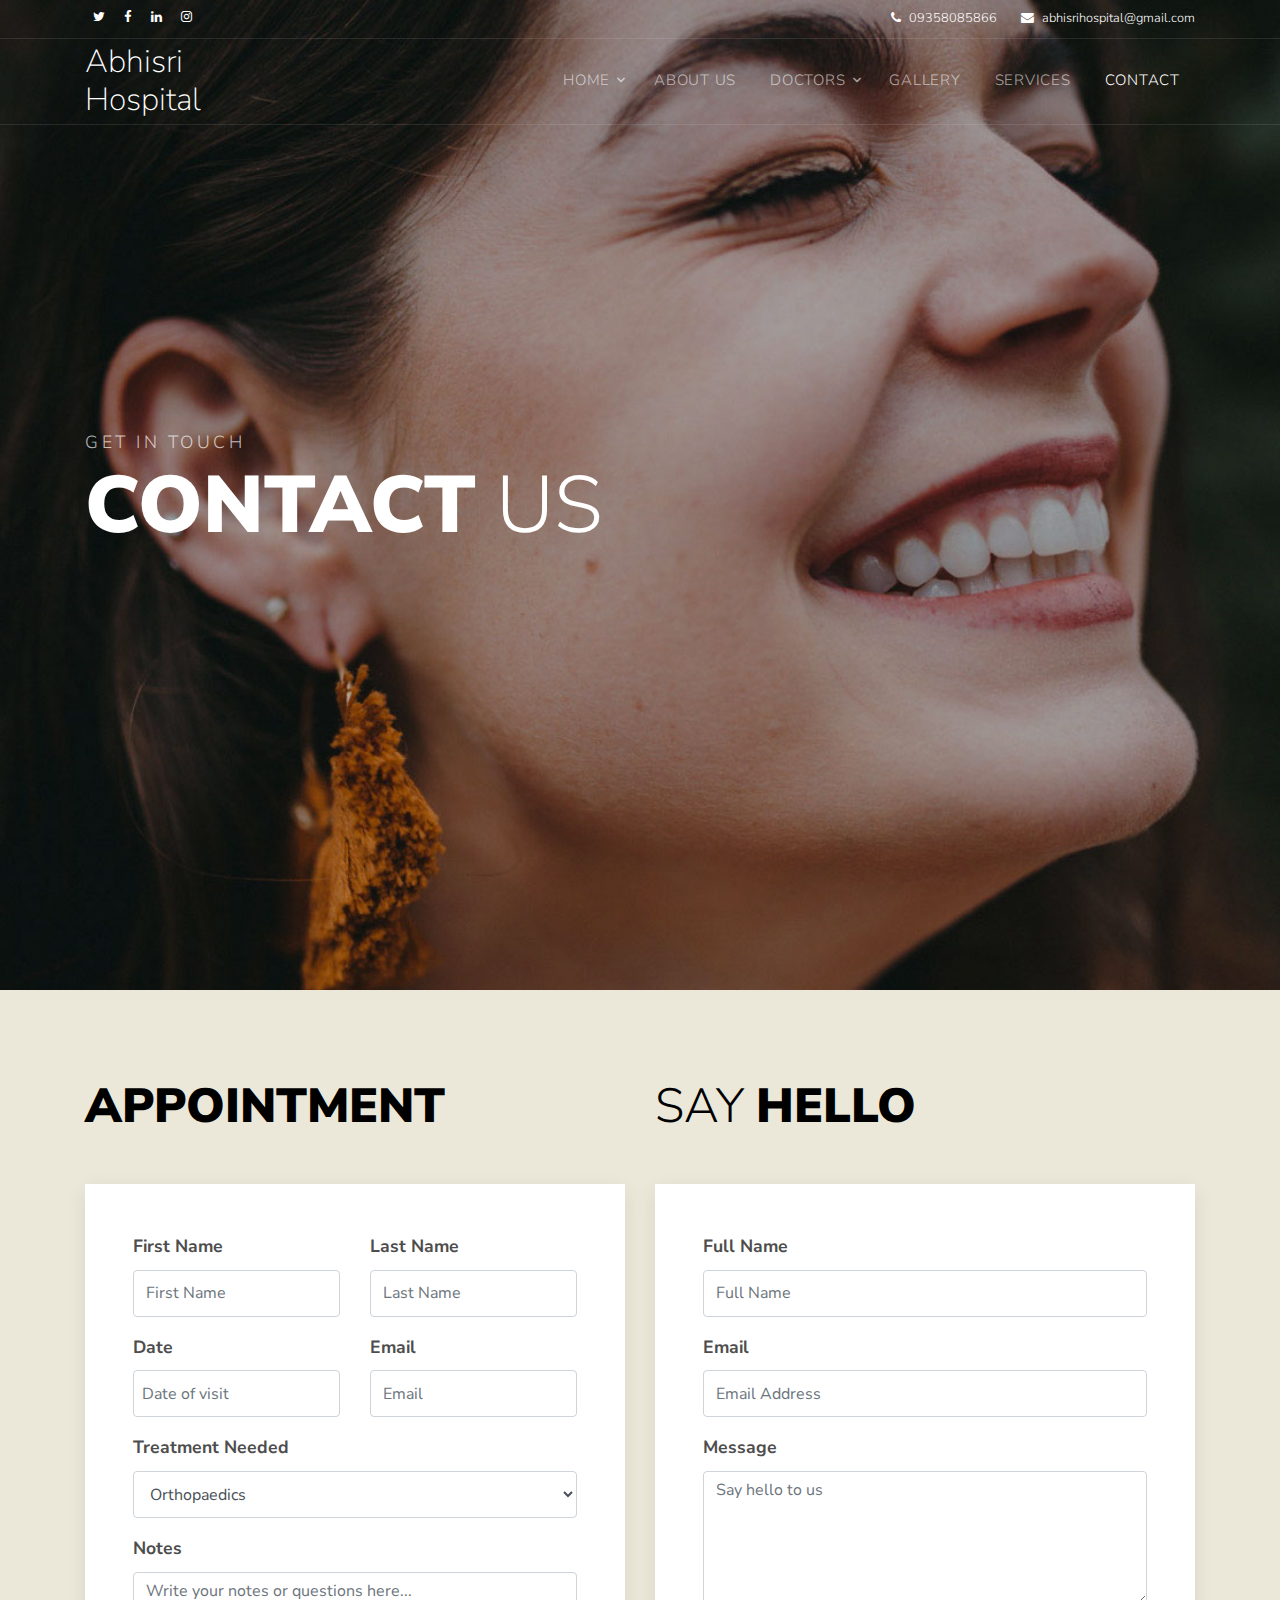
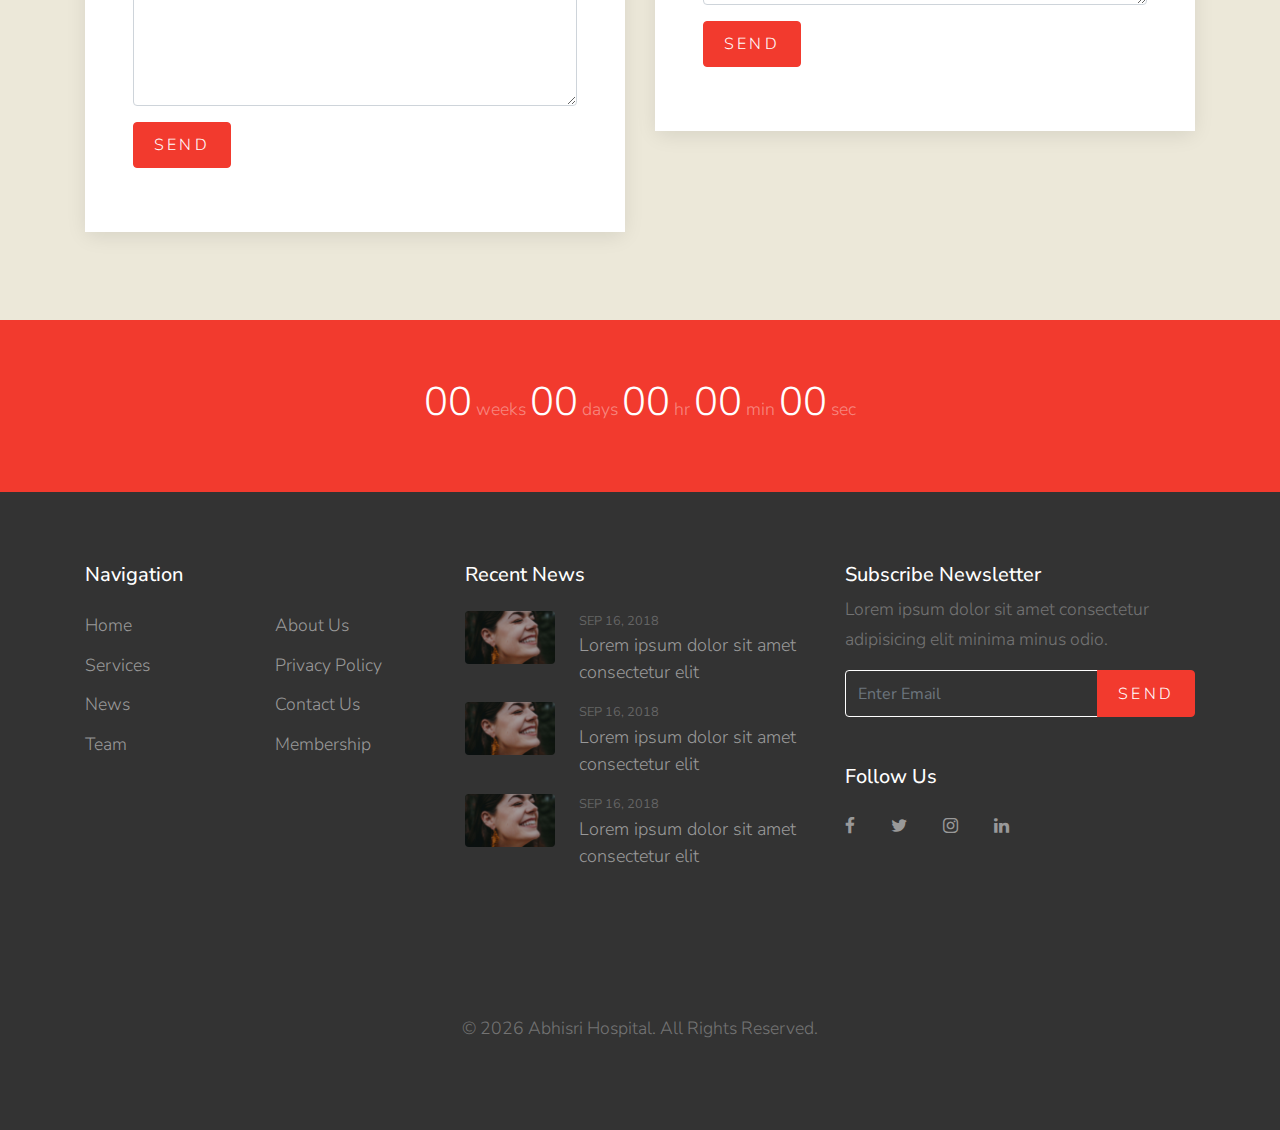
<file: contact.html>
<!DOCTYPE html>
<html lang="en">
  <head>
    <title>Contact &mdash; Abhisri Hospital</title>
    <meta charset="utf-8">
    <meta name="viewport" content="width=device-width, initial-scale=1, shrink-to-fit=no">

    <link rel="stylesheet" href="https://fonts.googleapis.com/css?family=Nunito+Sans:200,300,400,700,900"> 
    <link rel="stylesheet" href="fonts/icomoon/style.css">

    <link rel="stylesheet" href="css/bootstrap.min.css">
    <link rel="stylesheet" href="css/magnific-popup.css">
    <link rel="stylesheet" href="css/jquery-ui.css">
    <link rel="stylesheet" href="css/owl.carousel.min.css">
    <link rel="stylesheet" href="css/owl.theme.default.min.css">
    <link rel="stylesheet" href="css/bootstrap-datepicker.css">
    
    
    <link rel="stylesheet" href="fonts/flaticon/font/flaticon.css">
  
    <link rel="stylesheet" href="css/aos.css">

    <link rel="stylesheet" href="css/style.css">
    
  </head>
  <body>
  
  <div class="site-wrap">

    <div class="site-mobile-menu">
      <div class="site-mobile-menu-header">
        <div class="site-mobile-menu-close mt-3">
          <span class="icon-close2 js-menu-toggle"></span>
        </div>
      </div>
      <div class="site-mobile-menu-body"></div>
    </div> <!-- .site-mobile-menu -->
    
    
    <div class="site-navbar-wrap">
      <div class="site-navbar-top">
        <div class="container py-2">
          <div class="row align-items-center">
            <div class="col-6">
              <a href="#" class="p-2 pl-0"><span class="icon-twitter"></span></a>
              <a href="#" class="p-2 pl-0"><span class="icon-facebook"></span></a>
              <a href="#" class="p-2 pl-0"><span class="icon-linkedin"></span></a>
              <a href="#" class="p-2 pl-0"><span class="icon-instagram"></span></a>
            </div>
            <div class="col-6">
              <div class="d-flex ml-auto">
                <a href="#" class="d-flex align-items-center ml-auto mr-4">
                  <span class="icon-phone mr-2"></span>
                  <span class="d-none d-md-inline-block">09358085866</span>
                </a>
                <a href="#" class="d-flex align-items-center">
                  <span class="icon-envelope mr-2"></span>
                  <span class="d-none d-md-inline-block">abhisrihospital@gmail.com</span>
                </a>
              </div>
            </div>
          </div>
        </div>
      </div>
      <div class="site-navbar">
        <div class="container py-1">
          <div class="row align-items-center">
            <div class="col-2">
              <h2 class="mb-0 site-logo"><a href="index.html">Abhisri Hospital</a></h2>
            </div>
            <div class="col-10">
              <nav class="site-navigation text-right" role="navigation">
                <div class="container">
                  <div class="d-inline-block d-lg-none ml-md-0 mr-auto py-3"><a href="#" class="site-menu-toggle js-menu-toggle text-white"><span class="icon-menu h3"></span></a></div>

                  <ul class="site-menu js-clone-nav d-none d-lg-block">
                    <li class="has-children">
                      <a href="index.html">Home</a>
                      <!-- <ul class="dropdown arrow-top">
                        <li><a href="#"></a></li>
                        <li><a href="#"></a></li>
                        <li><a href="#"></a></li>
                        <li class="has-children">
                          <a href="#"></a>
                          <ul class="dropdown">
                            <li><a href="#">Menu One</a></li>
                            <li><a href="#">Menu Two</a></li>
                            <li><a href="#">Menu Three</a></li>
                          </ul>
                        </li>
                      </ul> -->
                    </li>
                    <li><a href="about.html">About Us</a></li>
                    <li class="has-children">
                      <a href="#">Doctors</a>
                      <ul class="dropdown arrow-top">
                        <li><a href="#">DR. ABHA SHRIVASTAVA</a></li>
                        <li><a href="#">DR. RISHABH GAUTAM</a></li>
                        <li><a href="#">DR. PARITOSH MOHAN</a></li>
                      </ul>
                    </li>
                    <li><a href="#">Gallery</a></li>
                    <li><a href="#">Services</a></li>
                    <li class="active"><a href="contact.html">Contact</a></li>
                  </ul>
                </div>
              </nav>
            </div>
          </div>
        </div>
      </div>
    </div>

    <div class="site-blocks-cover inner-page" style="background-image: url(images/hero_bg_1.jpg);" data-aos="fade" data-stellar-background-ratio="0.5">
      <div class="container">
        <div class="row align-items-center">
          <div class="col-md-7">
            <span class="sub-text">Get In Touch</span>
            <h1><strong>Contact</strong> Us</h1>
          </div>
        </div>
      </div>
    </div>  

    

    <div class="site-section bg-light">
      <div class="container">
        <div class="row">
          <div class="col-md-12 col-lg-6 mb-5 mb-lg-0">
          
            <h2 class="site-heading text-black mb-5"><strong>Appointment</strong></h2>
          
            <form action="#" class="p-5 bg-white mb-5 mb-lg-0">

              <div class="row form-group">
                <div class="col-md-6 mb-3 mb-md-0">
                  <label class="font-weight-bold" for="fname">First Name</label>
                  <input type="text" id="fname" class="form-control" placeholder="First Name">
                </div>
                <div class="col-md-6">
                  <label class="font-weight-bold" for="lname">Last Name</label>
                  <input type="text" id="lname" class="form-control" placeholder="Last Name">
                </div>
              </div>

              <div class="row form-group">
                <div class="col-md-6 mb-3 mb-md-0">
                  <label class="font-weight-bold" for="date">Date</label> 
                  <input type="text" id="date" class="form-control datepicker px-2" placeholder="Date of visit">
                </div>
                <div class="col-md-6">
                  <label class="font-weight-bold" for="email">Email</label> 
                  <input type="email" id="email" class="form-control" placeholder="Email">
                </div>
              </div>

              <div class="row form-group">
                <div class="col-md-12">
                  <label class="font-weight-bold" for="treatment">Treatment Needed</label> 
                  <select name="treatment" id="treatment" class="form-control">
                    <option value="">Orthopaedics</option>
                    <option value="">Dental</option>
                    <option value="">Gastroentrology</option>
                    <option value="">Gynecology</option>
                  </select>
                </div>
              </div>

              <div class="row form-group">
                <div class="col-md-12">
                  <label class="font-weight-bold" for="note">Notes</label> 
                  <textarea name="note" id="note" cols="30" rows="5" class="form-control" placeholder="Write your notes or questions here..."></textarea>
                </div>
              </div>

              <div class="row form-group">
                <div class="col-md-12">
                  <input type="submit" value="Send" class="btn btn-primary">
                </div>
              </div>

  
            </form>
          </div>
          <div class="col-md-12 col-lg-6">
          
            <h2 class="site-heading text-black mb-5">Say  <strong>Hello</strong></h2>
          
            <form action="#" class="p-5 bg-white">

              <div class="row form-group">
                <div class="col-md-12 mb-3 mb-md-0">
                  <label class="font-weight-bold" for="fullname">Full Name</label>
                  <input type="text" id="fullname" class="form-control" placeholder="Full Name">
                </div>
              </div>
              <div class="row form-group">
                <div class="col-md-12">
                  <label class="font-weight-bold" for="email">Email</label>
                  <input type="email" id="email" class="form-control" placeholder="Email Address">
                </div>
              </div>

              

              <div class="row form-group">
                <div class="col-md-12">
                  <label class="font-weight-bold" for="message">Message</label> 
                  <textarea name="message" id="message" cols="30" rows="5" class="form-control" placeholder="Say hello to us"></textarea>
                </div>
              </div>

              <div class="row form-group">
                <div class="col-md-12">
                  <input type="submit" value="Send" class="btn btn-primary">
                </div>
              </div>

  
            </form>
          </div>
        </div>
      </div>
    </div>

    
    <div class="promo py-5 bg-primary">
      <div class="container text-center">
        <!-- <span class="d-block h4 mb-3 font-weight-light text-white">Promo For Tooth Cleaning from <del>$140.00</del> now <strong class="font-weight-bold">$50.00</strong></span> -->
        <div id="date-countdown" class="mt-0 mb-2"></div>
      </div>
    </div>
    
    <footer class="site-footer">
      <div class="container">
        <div class="row">
          <div class="col-lg-4 mb-5 mb-lg-0">
            <div class="row mb-5">
              <div class="col-md-12">
                <h3 class="footer-heading mb-4">Navigation</h3>
              </div>
              <div class="col-md-6 col-lg-6">
                <ul class="list-unstyled">
                  <li><a href="#">Home</a></li>
                  <li><a href="#">Services</a></li>
                  <li><a href="#">News</a></li>
                  <li><a href="#">Team</a></li>
                </ul>
              </div>
              <div class="col-md-6 col-lg-6">
                <ul class="list-unstyled">
                  <li><a href="#">About Us</a></li>
                  <li><a href="#">Privacy Policy</a></li>
                  <li><a href="#">Contact Us</a></li>
                  <li><a href="#">Membership</a></li>
                </ul>
              </div>
            </div>

            
          </div>
          <div class="col-lg-4">
           

            <div class="mb-5">
              <h3 class="footer-heading mb-4">Recent News</h3>
              <div class="block-25">
                <ul class="list-unstyled">
                  <li class="mb-3">
                    <a href="#" class="d-flex">
                      <figure class="image mr-4">
                        <img src="images/hero_bg_1.jpg" alt="" class="img-fluid">
                      </figure>
                      <div class="text">
                        <span class="small text-uppercase date">Sep 16, 2018</span>
                        <h3 class="heading font-weight-light">Lorem ipsum dolor sit amet consectetur elit</h3>
                      </div>
                    </a>
                  </li>
                  <li class="mb-3">
                    <a href="#" class="d-flex">
                      <figure class="image mr-4">
                        <img src="images/hero_bg_1.jpg" alt="" class="img-fluid">
                      </figure>
                      <div class="text">
                        <span class="small text-uppercase date">Sep 16, 2018</span>
                        <h3 class="heading font-weight-light">Lorem ipsum dolor sit amet consectetur elit</h3>
                      </div>
                    </a>
                  </li>
                  <li class="mb-3">
                    <a href="#" class="d-flex">
                      <figure class="image mr-4">
                        <img src="images/hero_bg_1.jpg" alt="" class="img-fluid">
                      </figure>
                      <div class="text">
                        <span class="small text-uppercase date">Sep 16, 2018</span>
                        <h3 class="heading font-weight-light">Lorem ipsum dolor sit amet consectetur elit</h3>
                      </div>
                    </a>
                  </li>
                </ul>
              </div>
            </div>
            
          </div>
          

          <div class="col-lg-4 mb-5 mb-lg-0">

            <div class="mb-5">
              <h3 class="footer-heading mb-2">Subscribe Newsletter</h3>
              <p>Lorem ipsum dolor sit amet consectetur adipisicing elit minima minus odio.</p>

              <form action="#" method="post">
                <div class="input-group mb-3">
                  <input type="text" class="form-control border-white text-white bg-transparent" placeholder="Enter Email" aria-label="Enter Email" aria-describedby="button-addon2">
                  <div class="input-group-append">
                    <button class="btn btn-primary" type="button" id="button-addon2">Send</button>
                  </div>
                </div>
              </form>

            </div>

            <div class="row">
              <div class="col-md-12">
                <h3 class="footer-heading mb-4">Follow Us</h3>

                <div>
                  <a href="#" class="pl-0 pr-3"><span class="icon-facebook"></span></a>
                  <a href="#" class="pl-3 pr-3"><span class="icon-twitter"></span></a>
                  <a href="#" class="pl-3 pr-3"><span class="icon-instagram"></span></a>
                  <a href="#" class="pl-3 pr-3"><span class="icon-linkedin"></span></a>
                </div>
              </div>
            </div>


          </div>
          
        </div>
        <div class="row pt-5 mt-5 text-center">
          <div class="col-md-12">
            <p>
              &copy; <script>document.write(new Date().getFullYear());</script> Abhisri Hospital. All Rights Reserved.
            </p>
          </div>
          
        </div>
      </div>
    </footer>
  </div>

  <script src="js/jquery-3.3.1.min.js"></script>
  <script src="js/jquery-migrate-3.0.1.min.js"></script>
  <script src="js/jquery-ui.js"></script>
  <script src="js/popper.min.js"></script>
  <script src="js/bootstrap.min.js"></script>
  <script src="js/owl.carousel.min.js"></script>
  <script src="js/jquery.stellar.min.js"></script>
  <script src="js/jquery.countdown.min.js"></script>
  <script src="js/jquery.magnific-popup.min.js"></script>
  <script src="js/bootstrap-datepicker.min.js"></script>
  <script src="js/aos.js"></script>

  <script src="js/main.js"></script>
    
  </body>
</html>
</file>
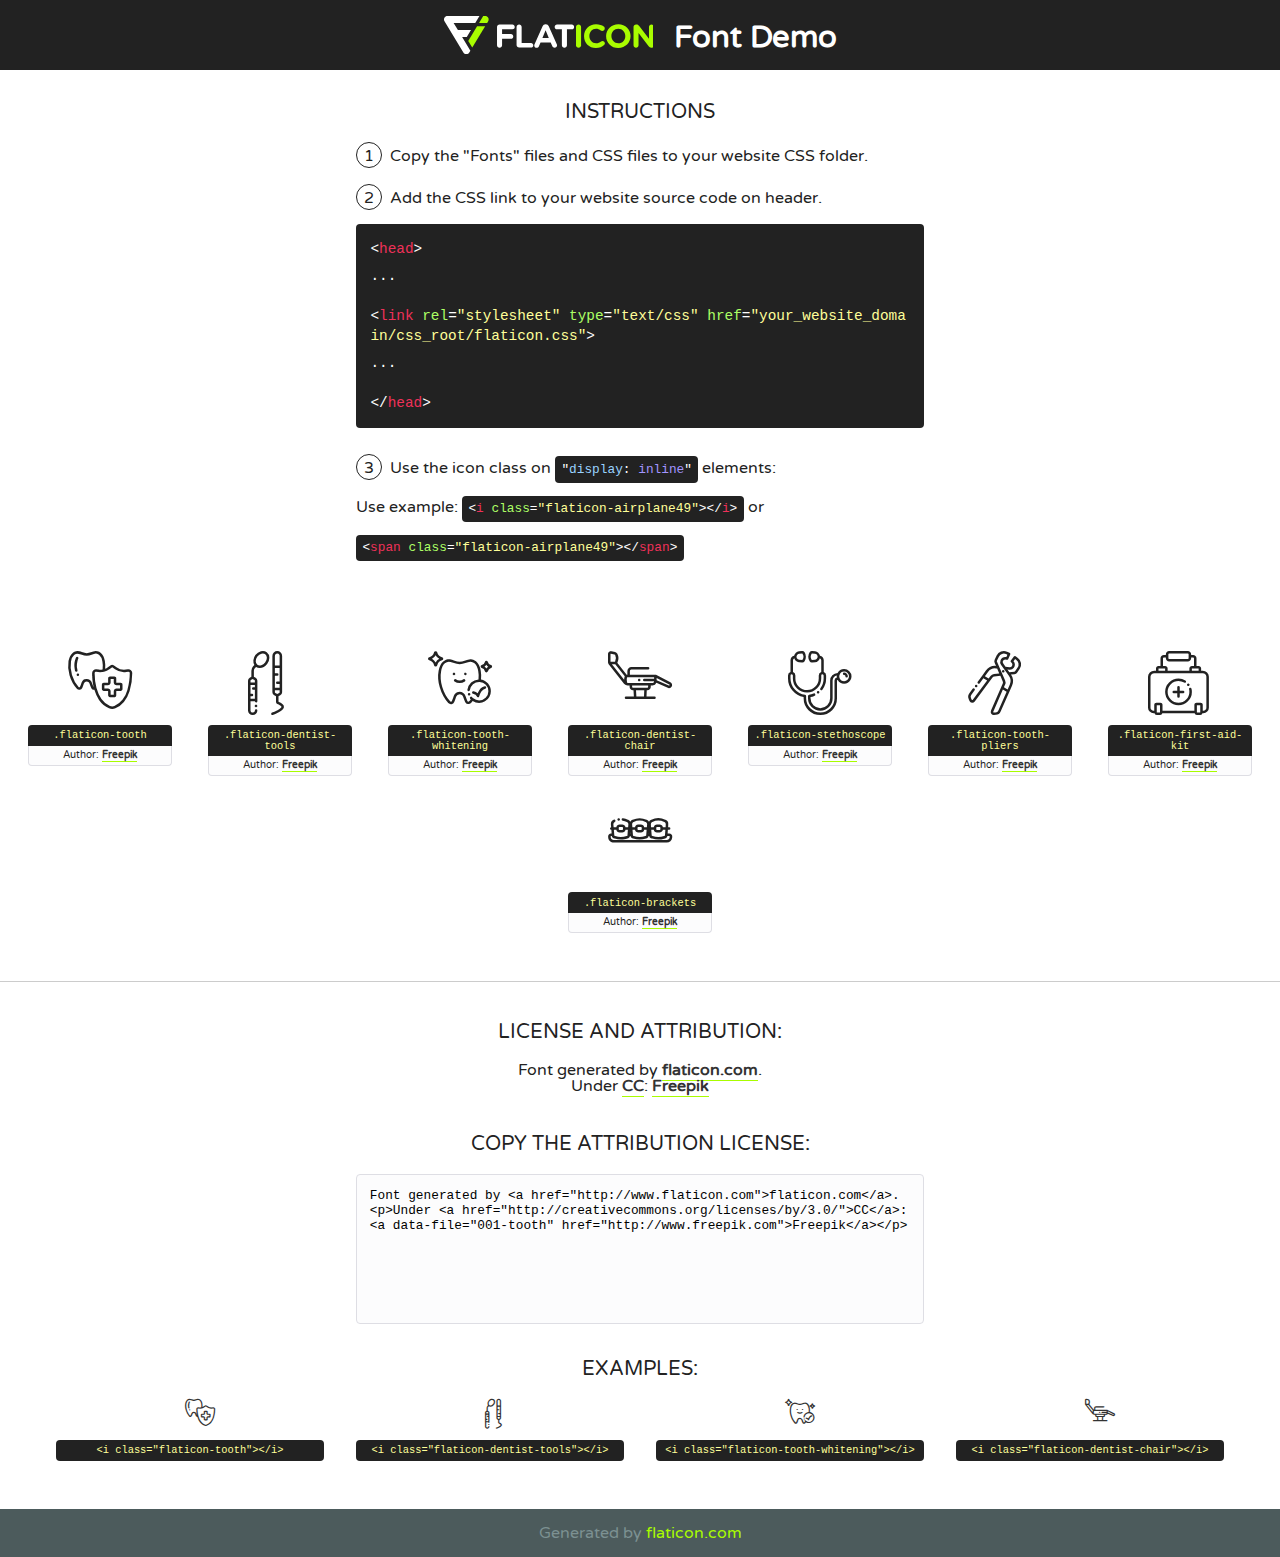
<file: fonts/flaticon/font/flaticon.html>
<!DOCTYPE html>
<!--
  Flaticon icon font: Flaticon
  Creation date: 14/09/2018 07:17
-->
<html>
<!DOCTYPE html>
<html>

<head>
    <title>Flaticon WebFont</title>
    <link href="http://fonts.googleapis.com/css?family=Varela+Round" rel="stylesheet" type="text/css" />
    <link rel="stylesheet" type="text/css" href="flaticon.css">
    <meta charset="UTF-8">
    <style>
    html, body, div, span, applet, object, iframe,
    h1, h2, h3, h4, h5, h6, p, blockquote, pre,
    a, abbr, acronym, address, big, cite, code,
    del, dfn, em, img, ins, kbd, q, s, samp,
    small, strike, strong, sub, sup, tt, var,
    b, u, i, center,
    dl, dt, dd, ol, ul, li,
    fieldset, form, label, legend,
    table, caption, tbody, tfoot, thead, tr, th, td,
    article, aside, canvas, details, embed, 
    figure, figcaption, footer, header, hgroup, 
    menu, nav, output, ruby, section, summary,
    time, mark, audio, video {
        margin: 0;
        padding: 0;
        border: 0;
        font-size: 100%;
        font: inherit;
        vertical-align: baseline;
    }
    /* HTML5 display-role reset for older browsers */
    article, aside, details, figcaption, figure, 
    footer, header, hgroup, menu, nav, section {
        display: block;
    }
    body {
        line-height: 1;
    }
    ol, ul {
        list-style: none;
    }
    blockquote, q {
        quotes: none;
    }
    blockquote:before, blockquote:after,
    q:before, q:after {
        content: '';
        content: none;
    }
    table {
        border-collapse: collapse;
        border-spacing: 0;
    }
    body {
        font-family: 'Varela Round', Helvetica, Arial, sans-serif;
        font-size: 16px;
        color: #222;
    }
    a {
        color: #333;
        border-bottom: 1px solid #a9fd00;
        font-weight: bold;
        text-decoration: none;
    }
    * {
        -moz-box-sizing: border-box;
        -webkit-box-sizing: border-box;
        box-sizing: border-box;
        margin: 0;
        padding: 0;
    }
    [class^="flaticon-"]:before, [class*=" flaticon-"]:before, [class^="flaticon-"]:after, [class*=" flaticon-"]:after {
        font-family: Flaticon;
        font-size: 30px;
        font-style: normal;
        margin-left: 20px;
        color: #333;
    }
    .wrapper {
        max-width: 600px;
        margin: auto;
        padding: 0 1em;
    }
    .title {
        font-size: 1.25em;
        text-align: center;
        margin-bottom: 1em;
        text-transform: uppercase;
    }
    header {
        text-align: center;
        background-color: #222;
        color: #fff;
        padding: 1em;
    }
    header .logo {
        width: 210px;
        height: 38px;
        display: inline-block;
        vertical-align: middle;
        margin-right: 1em;
        border: none;
    }
    header strong {
        font-size: 1.95em;
        font-weight: bold;
        vertical-align: middle;
        margin-top: 5px;
        display: inline-block;
    }
    .demo {
        margin: 2em auto;
        line-height: 1.25em;
    }
    .demo ul li {
        margin-bottom: 1em;
    }
    .demo ul li .num {
        color: #222;
        border-radius: 20px;
        display: inline-block;
        width: 26px;
        padding: 3px;
        height: 26px;
        text-align: center;
        margin-right: 0.5em;
        border: 1px solid #222;
    }
    .demo ul li code {
        background-color: #222;
        border-radius: 4px;
        padding: 0.25em 0.5em;
        display: inline-block;
        color: #fff;
        font-family: Consolas,Monaco,Lucida Console,Liberation Mono,DejaVu Sans Mono,Bitstream Vera Sans Mono,Courier New, monospace;
        font-weight: lighter;
        margin-top: 1em;
        font-size: 0.8em;
        word-break: break-all;
    }
    .demo ul li code.big {
        padding: 1em;
        font-size: 0.9em;
    }
    .demo ul li code .red {
        color: #EF3159;
    }
    .demo ul li code .green {
        color: #ACFF65;
    }
    .demo ul li code .yellow {
        color: #FFFF99;
    }
    .demo ul li code .blue {
        color: #99D3FF;
    }
    .demo ul li code .purple {
        color: #A295FF;
    }
    .demo ul li code .dots {
        margin-top: 0.5em;
        display: block;
    }
    #glyphs {
        border-bottom: 1px solid #ccc;
        padding: 2em 0;
        text-align: center;
    }
    .glyph {
        display: inline-block;
        width: 9em;
        margin: 1em;
        text-align: center;
        vertical-align: top;
        background: #FFF;
    }
    .glyph .glyph-icon {
        padding: 10px;
        display: block;
        font-family:"Flaticon";
        font-size: 64px;
        line-height: 1;
    }
    .glyph .glyph-icon:before {
        font-size: 64px;
        color: #222;
        margin-left: 0;
    }
    .class-name {
        font-size: 0.65em;
        background-color: #222;
        color: #fff;
        border-radius: 4px 4px 0 0;
        padding: 0.5em;
        color: #FFFF99;
        font-family: Consolas,Monaco,Lucida Console,Liberation Mono,DejaVu Sans Mono,Bitstream Vera Sans Mono,Courier New, monospace;
    }
    .author-name {
        font-size: 0.6em;
        background-color: #fcfcfd;
        border: 1px solid #DEDEE4;
        border-top: 0;
        border-radius: 0 0 4px 4px;
        padding: 0.5em;
    }
    .class-name:last-child {
        font-size: 10px;
        color:#888;
    }
    .class-name:last-child a {
        font-size: 10px;
        color:#555;
    }
    .class-name:last-child a:hover {
        color:#a9fd00;
    }
    .glyph > input {
        display: block;
        width: 100px;
        margin: 5px auto;
        text-align: center;
        font-size: 12px;
        cursor: text;
    }
    .glyph > input.icon-input {
        font-family:"Flaticon";
        font-size: 16px;
        margin-bottom: 10px;
    }
    .attribution .title {
        margin-top: 2em;
    }
    .attribution textarea {
        background-color: #fcfcfd;
        padding: 1em;
        border: none;
        box-shadow: none;
        border: 1px solid #DEDEE4;
        border-radius: 4px;
        resize: none;
        width: 100%;
        height: 150px;
        font-size: 0.8em;
        font-family: Consolas,Monaco,Lucida Console,Liberation Mono,DejaVu Sans Mono,Bitstream Vera Sans Mono,Courier New, monospace;
        -webkit-appearance: none;
    }
    .iconsuse {
        margin: 2em auto;
        text-align: center;
        max-width: 1200px;
    }
    .iconsuse:after {
        content: '';
        display: table;
        clear: both;
    }
    .iconsuse .image {
        float: left;
        width: 25%;
        padding: 0 1em;
    }
    .iconsuse .image p {
        margin-bottom: 1em;
    }
    .iconsuse .image span {
        display: block;
        font-size: 0.65em;
        background-color: #222;
        color: #fff;
        border-radius: 4px;
        padding: 0.5em;
        color: #FFFF99;
        margin-top: 1em;
        font-family: Consolas,Monaco,Lucida Console,Liberation Mono,DejaVu Sans Mono,Bitstream Vera Sans Mono,Courier New, monospace;
    }
    #footer {
        text-align: center;
        background-color: #4C5B5C;
        color: #7c9192;
        padding: 1em;
    }
    #footer a {
        border: none;
        color: #a9fd00;
        font-weight: normal;
    }
    @media (max-width: 960px) {
        .iconsuse .image {
            width: 50%;
        }
    }
    @media (max-width: 560px) {
        .iconsuse .image {
            width: 100%;
        }
    }
    </style>
</head>

<body class="characters-off">

    <header>
        <a href="http://www.flaticon.com" target="_blank" class="logo">
            <svg version="1.1" xmlns="http://www.w3.org/2000/svg" xmlns:xlink="http://www.w3.org/1999/xlink" xmlns:a="http://ns.adobe.com/AdobeSVGViewerExtensions/3.0/" viewBox="0 0 560.875 102.036" enable-background="new 0 0 560.875 102.036" xml:space="preserve">
                <defs>
                </defs>
                <g>
                    <g class="letters">
                        <path fill="#ffffff" d="M141.596,29.675c0-3.777,2.985-6.767,6.764-6.767h34.438c3.426,0,6.15,2.728,6.15,6.15
                        c0,3.43-2.724,6.149-6.15,6.149h-27.674v13.091h23.719c3.429,0,6.151,2.724,6.151,6.15c0,3.43-2.723,6.149-6.151,6.149h-23.719
                        v17.574c0,3.773-2.986,6.761-6.764,6.761c-3.779,0-6.764-2.989-6.764-6.761V29.675z"></path>
                        <path fill="#ffffff" d="M193.844,29.149c0-3.781,2.985-6.767,6.764-6.767c3.776,0,6.763,2.985,6.763,6.767v42.957h25.039
                        c3.426,0,6.149,2.726,6.149,6.153c0,3.425-2.723,6.15-6.149,6.15h-31.802c-3.779,0-6.764-2.986-6.764-6.768V29.149z"></path>
                        <path fill="#ffffff" d="M241.891,75.71l21.438-48.407c1.492-3.341,4.215-5.357,7.906-5.357h0.792
                        c3.686,0,6.323,2.017,7.815,5.357l21.439,48.407c0.436,0.967,0.701,1.845,0.701,2.723c0,3.602-2.809,6.501-6.414,6.501
                        c-3.161,0-5.269-1.845-6.499-4.655l-4.132-9.661h-27.059l-4.301,10.102c-1.144,2.631-3.426,4.214-6.237,4.214
                        c-3.517,0-6.24-2.81-6.24-6.325C241.1,77.64,241.451,76.677,241.891,75.71z M279.932,58.666l-8.521-20.297l-8.526,20.297H279.932
                        z"></path>
                        <path fill="#ffffff" d="M314.864,35.387H301.86c-3.429,0-6.239-2.813-6.239-6.238c0-3.429,2.811-6.24,6.239-6.24h39.533
                        c3.426,0,6.237,2.811,6.237,6.24c0,3.425-2.811,6.238-6.237,6.238h-13.001v42.785c0,3.773-2.99,6.761-6.764,6.761
                        c-3.779,0-6.764-2.989-6.764-6.761V35.387z"></path>
                        <path fill="#A9FD00" d="M352.615,29.149c0-3.781,2.985-6.767,6.767-6.767c3.774,0,6.761,2.985,6.761,6.767v49.024
                        c0,3.773-2.987,6.761-6.761,6.761c-3.781,0-6.767-2.989-6.767-6.761V29.149z"></path>
                        <path fill="#A9FD00" d="M374.132,53.836v-0.179c0-17.481,13.178-31.801,32.065-31.801c9.22,0,15.459,2.458,20.557,6.238
                        c1.402,1.054,2.637,2.985,2.637,5.357c0,3.692-2.985,6.59-6.681,6.59c-1.845,0-3.071-0.702-4.044-1.319
                        c-3.776-2.813-7.729-4.393-12.562-4.393c-10.364,0-17.831,8.611-17.831,19.154v0.173c0,10.542,7.291,19.329,17.831,19.329
                        c5.715,0,9.492-1.756,13.359-4.834c1.049-0.874,2.458-1.491,4.039-1.491c3.429,0,6.325,2.813,6.325,6.236
                        c0,2.106-1.056,3.78-2.282,4.834c-5.539,4.834-12.036,7.733-21.878,7.733C387.572,85.464,374.132,71.493,374.132,53.836z"></path>
                        <path fill="#A9FD00" d="M433.009,53.836v-0.179c0-17.481,13.79-31.801,32.766-31.801c18.981,0,32.592,14.143,32.592,31.628v0.173
                        c0,17.483-13.785,31.807-32.769,31.807C446.625,85.464,433.009,71.32,433.009,53.836z M484.224,53.836v-0.179
                        c0-10.539-7.725-19.326-18.626-19.326c-10.893,0-18.449,8.611-18.449,19.154v0.173c0,10.542,7.73,19.329,18.626,19.329
                        C476.676,72.986,484.224,64.378,484.224,53.836z"></path>
                        <path fill="#A9FD00" d="M506.233,29.321c0-3.774,2.99-6.763,6.767-6.763h1.401c3.252,0,5.183,1.583,7.029,3.953l26.093,34.265
                        V29.059c0-3.692,2.99-6.677,6.681-6.677c3.683,0,6.671,2.985,6.671,6.677v48.934c0,3.78-2.987,6.765-6.764,6.765h-0.436
                        c-3.257,0-5.188-1.581-7.034-3.953l-27.056-35.492v32.944c0,3.687-2.985,6.676-6.678,6.676c-3.683,0-6.673-2.989-6.673-6.676
                        V29.321z"></path>
                    </g>
                    <g class="insignia">
                        <path fill="#ffffff" d="M48.372,56.137h12.517l11.156-18.537H37.186L25.688,18.539h57.825L94.668,0H9.271
                        C5.925,0,2.842,1.801,1.198,4.716c-1.644,2.907-1.593,6.482,0.134,9.343l50.38,83.501c1.678,2.781,4.689,4.476,7.938,4.476
                        c3.246,0,6.257-1.695,7.935-4.476l2.898-4.804L48.372,56.137z"></path>
                        <g class="i">
                            <path fill="#A9FD00" d="M93.575,18.539h0.031v0.004l21.652,0.004l2.705-4.488c1.727-2.861,1.778-6.436,0.133-9.343
                            C116.454,1.801,113.371,0,110.026,0h-5.294L93.575,18.539z"></path>
                            <polygon fill="#A9FD00" points="88.291,27.356 64.725,66.486 75.519,84.404 109.942,27.356"></polygon>
                        </g>
                    </g>
                </g>
            </svg>
        </a>
        <strong>Font Demo</strong>
    </header>


    <section class="demo wrapper">

        <p class="title">Instructions</p>

        <ul>
            <li>
                <span class="num">1</span>Copy the "Fonts" files and CSS files to your website CSS folder.
            </li>
            <li>
                <span class="num">2</span>Add the CSS link to your website source code on header.
                <code class="big">
                    &lt;<span class="red">head</span>&gt;
                    <br/><span class="dots">...</span>
                    <br/>&lt;<span class="red">link</span> <span class="green">rel</span>=<span class="yellow">"stylesheet"</span> <span class="green">type</span>=<span class="yellow">"text/css"</span> <span class="green">href</span>=<span class="yellow">"your_website_domain/css_root/flaticon.css"</span>&gt;
                    <br/><span class="dots">...</span>
                    <br/>&lt;/<span class="red">head</span>&gt;
                </code>
            </li>

            <li>
                <p>
                    <span class="num">3</span>Use the icon class on <code>"<span class="blue">display</span>:<span class="purple"> inline</span>"</code> elements:
                    <br />
                    Use example: <code>&lt;<span class="red">i</span> <span class="green">class</span>=<span class="yellow">&quot;flaticon-airplane49&quot;</span>&gt;&lt;/<span class="red">i</span>&gt;</code> or <code>&lt;<span class="red">span</span> <span class="green">class</span>=<span class="yellow">&quot;flaticon-airplane49&quot;</span>&gt;&lt;/<span class="red">span</span>&gt;</code>
            </li>
        </ul>

    </section>




   <section id="glyphs">          
    
      
        <div class="glyph"><div class="glyph-icon flaticon-tooth"></div>
            <div class="class-name">.flaticon-tooth</div>
            <div class="author-name">Author: <a data-file="001-tooth" href="http://www.freepik.com">Freepik</a> </div> 
        </div>        
        
        <div class="glyph"><div class="glyph-icon flaticon-dentist-tools"></div>
            <div class="class-name">.flaticon-dentist-tools</div>
            <div class="author-name">Author: <a data-file="002-dentist-tools" href="http://www.freepik.com">Freepik</a> </div> 
        </div>        
        
        <div class="glyph"><div class="glyph-icon flaticon-tooth-whitening"></div>
            <div class="class-name">.flaticon-tooth-whitening</div>
            <div class="author-name">Author: <a data-file="003-tooth-whitening" href="http://www.freepik.com">Freepik</a> </div> 
        </div>        
        
        <div class="glyph"><div class="glyph-icon flaticon-dentist-chair"></div>
            <div class="class-name">.flaticon-dentist-chair</div>
            <div class="author-name">Author: <a data-file="004-dentist-chair" href="http://www.freepik.com">Freepik</a> </div> 
        </div>        
        
        <div class="glyph"><div class="glyph-icon flaticon-stethoscope"></div>
            <div class="class-name">.flaticon-stethoscope</div>
            <div class="author-name">Author: <a data-file="005-stethoscope" href="http://www.freepik.com">Freepik</a> </div> 
        </div>        
        
        <div class="glyph"><div class="glyph-icon flaticon-tooth-pliers"></div>
            <div class="class-name">.flaticon-tooth-pliers</div>
            <div class="author-name">Author: <a data-file="006-tooth-pliers" href="http://www.freepik.com">Freepik</a> </div> 
        </div>        
        
        <div class="glyph"><div class="glyph-icon flaticon-first-aid-kit"></div>
            <div class="class-name">.flaticon-first-aid-kit</div>
            <div class="author-name">Author: <a data-file="007-first-aid-kit" href="http://www.freepik.com">Freepik</a> </div> 
        </div>        
        
        <div class="glyph"><div class="glyph-icon flaticon-brackets"></div>
            <div class="class-name">.flaticon-brackets</div>
            <div class="author-name">Author: <a data-file="008-brackets" href="http://www.freepik.com">Freepik</a> </div> 
        </div>        
        

    </section>



    <section class="attribution wrapper"   style="text-align:center;">

      <div class="title">License and attribution:</div><div class="attrDiv">Font generated by <a href="http://www.flaticon.com">flaticon.com</a>. <div><p>Under <a href="http://creativecommons.org/licenses/by/3.0/">CC</a>: <a data-file="001-tooth" href="http://www.freepik.com">Freepik</a></p>  </div>
      </div>
      <div class="title">Copy the Attribution License:</div>

    <textarea onclick="this.focus();this.select();">Font generated by &lt;a href=&quot;http://www.flaticon.com&quot;&gt;flaticon.com&lt;/a&gt;. <p>Under <a href="http://creativecommons.org/licenses/by/3.0/">CC</a>: <a data-file="001-tooth" href="http://www.freepik.com">Freepik</a></p>  
     </textarea>

    </section>

    <section class="iconsuse">

          <div class="title">Examples:</div>            
             
            <div class="image">
                <p>
                    <i class="glyph-icon flaticon-tooth"></i> 
                    <span>&lt;i class=&quot;flaticon-tooth&quot;&gt;&lt;/i&gt;</span>
                </p>
            </div>
            
            <div class="image">
                <p>
                    <i class="glyph-icon flaticon-dentist-tools"></i> 
                    <span>&lt;i class=&quot;flaticon-dentist-tools&quot;&gt;&lt;/i&gt;</span>
                </p>
            </div>
            
            <div class="image">
                <p>
                    <i class="glyph-icon flaticon-tooth-whitening"></i> 
                    <span>&lt;i class=&quot;flaticon-tooth-whitening&quot;&gt;&lt;/i&gt;</span>
                </p>
            </div>
            
            <div class="image">
                <p>
                    <i class="glyph-icon flaticon-dentist-chair"></i> 
                    <span>&lt;i class=&quot;flaticon-dentist-chair&quot;&gt;&lt;/i&gt;</span>
                </p>
            </div>
                       
        </div>
                            
    </section>

<div id="footer">
    <div>Generated by <a href="http://www.flaticon.com">flaticon.com</a>
    </div>
</div>



</body>
</html>
</file>
<file: fonts/icomoon/style.css>
@font-face {
  font-family: 'icomoon';
  src:  url('fonts/icomoon.eot?10si43');
  src:  url('fonts/icomoon.eot?10si43#iefix') format('embedded-opentype'),
    url('fonts/icomoon.ttf?10si43') format('truetype'),
    url('fonts/icomoon.woff?10si43') format('woff'),
    url('fonts/icomoon.svg?10si43#icomoon') format('svg');
  font-weight: normal;
  font-style: normal;
}

[class^="icon-"], [class*=" icon-"] {
  /* use !important to prevent issues with browser extensions that change fonts */
  font-family: 'icomoon' !important;
  speak: none;
  font-style: normal;
  font-weight: normal;
  font-variant: normal;
  text-transform: none;
  line-height: 1;

  /* Better Font Rendering =========== */
  -webkit-font-smoothing: antialiased;
  -moz-osx-font-smoothing: grayscale;
}

.icon-asterisk:before {
  content: "\f069";
}
.icon-plus:before {
  content: "\f067";
}
.icon-question:before {
  content: "\f128";
}
.icon-minus:before {
  content: "\f068";
}
.icon-glass:before {
  content: "\f000";
}
.icon-music:before {
  content: "\f001";
}
.icon-search:before {
  content: "\f002";
}
.icon-envelope-o:before {
  content: "\f003";
}
.icon-heart:before {
  content: "\f004";
}
.icon-star:before {
  content: "\f005";
}
.icon-star-o:before {
  content: "\f006";
}
.icon-user:before {
  content: "\f007";
}
.icon-film:before {
  content: "\f008";
}
.icon-th-large:before {
  content: "\f009";
}
.icon-th:before {
  content: "\f00a";
}
.icon-th-list:before {
  content: "\f00b";
}
.icon-check:before {
  content: "\f00c";
}
.icon-close:before {
  content: "\f00d";
}
.icon-remove:before {
  content: "\f00d";
}
.icon-times:before {
  content: "\f00d";
}
.icon-search-plus:before {
  content: "\f00e";
}
.icon-search-minus:before {
  content: "\f010";
}
.icon-power-off:before {
  content: "\f011";
}
.icon-signal:before {
  content: "\f012";
}
.icon-cog:before {
  content: "\f013";
}
.icon-gear:before {
  content: "\f013";
}
.icon-trash-o:before {
  content: "\f014";
}
.icon-home:before {
  content: "\f015";
}
.icon-file-o:before {
  content: "\f016";
}
.icon-clock-o:before {
  content: "\f017";
}
.icon-road:before {
  content: "\f018";
}
.icon-download:before {
  content: "\f019";
}
.icon-arrow-circle-o-down:before {
  content: "\f01a";
}
.icon-arrow-circle-o-up:before {
  content: "\f01b";
}
.icon-inbox:before {
  content: "\f01c";
}
.icon-play-circle-o:before {
  content: "\f01d";
}
.icon-repeat:before {
  content: "\f01e";
}
.icon-rotate-right:before {
  content: "\f01e";
}
.icon-refresh:before {
  content: "\f021";
}
.icon-list-alt:before {
  content: "\f022";
}
.icon-lock:before {
  content: "\f023";
}
.icon-flag:before {
  content: "\f024";
}
.icon-headphones:before {
  content: "\f025";
}
.icon-volume-off:before {
  content: "\f026";
}
.icon-volume-down:before {
  content: "\f027";
}
.icon-volume-up:before {
  content: "\f028";
}
.icon-qrcode:before {
  content: "\f029";
}
.icon-barcode:before {
  content: "\f02a";
}
.icon-tag:before {
  content: "\f02b";
}
.icon-tags:before {
  content: "\f02c";
}
.icon-book:before {
  content: "\f02d";
}
.icon-bookmark:before {
  content: "\f02e";
}
.icon-print:before {
  content: "\f02f";
}
.icon-camera:before {
  content: "\f030";
}
.icon-font:before {
  content: "\f031";
}
.icon-bold:before {
  content: "\f032";
}
.icon-italic:before {
  content: "\f033";
}
.icon-text-height:before {
  content: "\f034";
}
.icon-text-width:before {
  content: "\f035";
}
.icon-align-left:before {
  content: "\f036";
}
.icon-align-center:before {
  content: "\f037";
}
.icon-align-right:before {
  content: "\f038";
}
.icon-align-justify:before {
  content: "\f039";
}
.icon-list:before {
  content: "\f03a";
}
.icon-dedent:before {
  content: "\f03b";
}
.icon-outdent:before {
  content: "\f03b";
}
.icon-indent:before {
  content: "\f03c";
}
.icon-video-camera:before {
  content: "\f03d";
}
.icon-image:before {
  content: "\f03e";
}
.icon-photo:before {
  content: "\f03e";
}
.icon-picture-o:before {
  content: "\f03e";
}
.icon-pencil:before {
  content: "\f040";
}
.icon-map-marker:before {
  content: "\f041";
}
.icon-adjust:before {
  content: "\f042";
}
.icon-tint:before {
  content: "\f043";
}
.icon-edit:before {
  content: "\f044";
}
.icon-pencil-square-o:before {
  content: "\f044";
}
.icon-share-square-o:before {
  content: "\f045";
}
.icon-check-square-o:before {
  content: "\f046";
}
.icon-arrows:before {
  content: "\f047";
}
.icon-step-backward:before {
  content: "\f048";
}
.icon-fast-backward:before {
  content: "\f049";
}
.icon-backward:before {
  content: "\f04a";
}
.icon-play:before {
  content: "\f04b";
}
.icon-pause:before {
  content: "\f04c";
}
.icon-stop:before {
  content: "\f04d";
}
.icon-forward:before {
  content: "\f04e";
}
.icon-fast-forward:before {
  content: "\f050";
}
.icon-step-forward:before {
  content: "\f051";
}
.icon-eject:before {
  content: "\f052";
}
.icon-chevron-left:before {
  content: "\f053";
}
.icon-chevron-right:before {
  content: "\f054";
}
.icon-plus-circle:before {
  content: "\f055";
}
.icon-minus-circle:before {
  content: "\f056";
}
.icon-times-circle:before {
  content: "\f057";
}
.icon-check-circle:before {
  content: "\f058";
}
.icon-question-circle:before {
  content: "\f059";
}
.icon-info-circle:before {
  content: "\f05a";
}
.icon-crosshairs:before {
  content: "\f05b";
}
.icon-times-circle-o:before {
  content: "\f05c";
}
.icon-check-circle-o:before {
  content: "\f05d";
}
.icon-ban:before {
  content: "\f05e";
}
.icon-arrow-left:before {
  content: "\f060";
}
.icon-arrow-right:before {
  content: "\f061";
}
.icon-arrow-up:before {
  content: "\f062";
}
.icon-arrow-down:before {
  content: "\f063";
}
.icon-mail-forward:before {
  content: "\f064";
}
.icon-share:before {
  content: "\f064";
}
.icon-expand:before {
  content: "\f065";
}
.icon-compress:before {
  content: "\f066";
}
.icon-exclamation-circle:before {
  content: "\f06a";
}
.icon-gift:before {
  content: "\f06b";
}
.icon-leaf:before {
  content: "\f06c";
}
.icon-fire:before {
  content: "\f06d";
}
.icon-eye:before {
  content: "\f06e";
}
.icon-eye-slash:before {
  content: "\f070";
}
.icon-exclamation-triangle:before {
  content: "\f071";
}
.icon-warning:before {
  content: "\f071";
}
.icon-plane:before {
  content: "\f072";
}
.icon-calendar:before {
  content: "\f073";
}
.icon-random:before {
  content: "\f074";
}
.icon-comment:before {
  content: "\f075";
}
.icon-magnet:before {
  content: "\f076";
}
.icon-chevron-up:before {
  content: "\f077";
}
.icon-chevron-down:before {
  content: "\f078";
}
.icon-retweet:before {
  content: "\f079";
}
.icon-shopping-cart:before {
  content: "\f07a";
}
.icon-folder:before {
  content: "\f07b";
}
.icon-folder-open:before {
  content: "\f07c";
}
.icon-arrows-v:before {
  content: "\f07d";
}
.icon-arrows-h:before {
  content: "\f07e";
}
.icon-bar-chart:before {
  content: "\f080";
}
.icon-bar-chart-o:before {
  content: "\f080";
}
.icon-twitter-square:before {
  content: "\f081";
}
.icon-facebook-square:before {
  content: "\f082";
}
.icon-camera-retro:before {
  content: "\f083";
}
.icon-key:before {
  content: "\f084";
}
.icon-cogs:before {
  content: "\f085";
}
.icon-gears:before {
  content: "\f085";
}
.icon-comments:before {
  content: "\f086";
}
.icon-thumbs-o-up:before {
  content: "\f087";
}
.icon-thumbs-o-down:before {
  content: "\f088";
}
.icon-star-half:before {
  content: "\f089";
}
.icon-heart-o:before {
  content: "\f08a";
}
.icon-sign-out:before {
  content: "\f08b";
}
.icon-linkedin-square:before {
  content: "\f08c";
}
.icon-thumb-tack:before {
  content: "\f08d";
}
.icon-external-link:before {
  content: "\f08e";
}
.icon-sign-in:before {
  content: "\f090";
}
.icon-trophy:before {
  content: "\f091";
}
.icon-github-square:before {
  content: "\f092";
}
.icon-upload:before {
  content: "\f093";
}
.icon-lemon-o:before {
  content: "\f094";
}
.icon-phone:before {
  content: "\f095";
}
.icon-square-o:before {
  content: "\f096";
}
.icon-bookmark-o:before {
  content: "\f097";
}
.icon-phone-square:before {
  content: "\f098";
}
.icon-twitter:before {
  content: "\f099";
}
.icon-facebook:before {
  content: "\f09a";
}
.icon-facebook-f:before {
  content: "\f09a";
}
.icon-github:before {
  content: "\f09b";
}
.icon-unlock:before {
  content: "\f09c";
}
.icon-credit-card:before {
  content: "\f09d";
}
.icon-feed:before {
  content: "\f09e";
}
.icon-rss:before {
  content: "\f09e";
}
.icon-hdd-o:before {
  content: "\f0a0";
}
.icon-bullhorn:before {
  content: "\f0a1";
}
.icon-bell-o:before {
  content: "\f0a2";
}
.icon-certificate:before {
  content: "\f0a3";
}
.icon-hand-o-right:before {
  content: "\f0a4";
}
.icon-hand-o-left:before {
  content: "\f0a5";
}
.icon-hand-o-up:before {
  content: "\f0a6";
}
.icon-hand-o-down:before {
  content: "\f0a7";
}
.icon-arrow-circle-left:before {
  content: "\f0a8";
}
.icon-arrow-circle-right:before {
  content: "\f0a9";
}
.icon-arrow-circle-up:before {
  content: "\f0aa";
}
.icon-arrow-circle-down:before {
  content: "\f0ab";
}
.icon-globe:before {
  content: "\f0ac";
}
.icon-wrench:before {
  content: "\f0ad";
}
.icon-tasks:before {
  content: "\f0ae";
}
.icon-filter:before {
  content: "\f0b0";
}
.icon-briefcase:before {
  content: "\f0b1";
}
.icon-arrows-alt:before {
  content: "\f0b2";
}
.icon-group:before {
  content: "\f0c0";
}
.icon-users:before {
  content: "\f0c0";
}
.icon-chain:before {
  content: "\f0c1";
}
.icon-link:before {
  content: "\f0c1";
}
.icon-cloud:before {
  content: "\f0c2";
}
.icon-flask:before {
  content: "\f0c3";
}
.icon-cut:before {
  content: "\f0c4";
}
.icon-scissors:before {
  content: "\f0c4";
}
.icon-copy:before {
  content: "\f0c5";
}
.icon-files-o:before {
  content: "\f0c5";
}
.icon-paperclip:before {
  content: "\f0c6";
}
.icon-floppy-o:before {
  content: "\f0c7";
}
.icon-save:before {
  content: "\f0c7";
}
.icon-square:before {
  content: "\f0c8";
}
.icon-bars:before {
  content: "\f0c9";
}
.icon-navicon:before {
  content: "\f0c9";
}
.icon-reorder:before {
  content: "\f0c9";
}
.icon-list-ul:before {
  content: "\f0ca";
}
.icon-list-ol:before {
  content: "\f0cb";
}
.icon-strikethrough:before {
  content: "\f0cc";
}
.icon-underline:before {
  content: "\f0cd";
}
.icon-table:before {
  content: "\f0ce";
}
.icon-magic:before {
  content: "\f0d0";
}
.icon-truck:before {
  content: "\f0d1";
}
.icon-pinterest:before {
  content: "\f0d2";
}
.icon-pinterest-square:before {
  content: "\f0d3";
}
.icon-google-plus-square:before {
  content: "\f0d4";
}
.icon-google-plus:before {
  content: "\f0d5";
}
.icon-money:before {
  content: "\f0d6";
}
.icon-caret-down:before {
  content: "\f0d7";
}
.icon-caret-up:before {
  content: "\f0d8";
}
.icon-caret-left:before {
  content: "\f0d9";
}
.icon-caret-right:before {
  content: "\f0da";
}
.icon-columns:before {
  content: "\f0db";
}
.icon-sort:before {
  content: "\f0dc";
}
.icon-unsorted:before {
  content: "\f0dc";
}
.icon-sort-desc:before {
  content: "\f0dd";
}
.icon-sort-down:before {
  content: "\f0dd";
}
.icon-sort-asc:before {
  content: "\f0de";
}
.icon-sort-up:before {
  content: "\f0de";
}
.icon-envelope:before {
  content: "\f0e0";
}
.icon-linkedin:before {
  content: "\f0e1";
}
.icon-rotate-left:before {
  content: "\f0e2";
}
.icon-undo:before {
  content: "\f0e2";
}
.icon-gavel:before {
  content: "\f0e3";
}
.icon-legal:before {
  content: "\f0e3";
}
.icon-dashboard:before {
  content: "\f0e4";
}
.icon-tachometer:before {
  content: "\f0e4";
}
.icon-comment-o:before {
  content: "\f0e5";
}
.icon-comments-o:before {
  content: "\f0e6";
}
.icon-bolt:before {
  content: "\f0e7";
}
.icon-flash:before {
  content: "\f0e7";
}
.icon-sitemap:before {
  content: "\f0e8";
}
.icon-umbrella:before {
  content: "\f0e9";
}
.icon-clipboard:before {
  content: "\f0ea";
}
.icon-paste:before {
  content: "\f0ea";
}
.icon-lightbulb-o:before {
  content: "\f0eb";
}
.icon-exchange:before {
  content: "\f0ec";
}
.icon-cloud-download:before {
  content: "\f0ed";
}
.icon-cloud-upload:before {
  content: "\f0ee";
}
.icon-user-md:before {
  content: "\f0f0";
}
.icon-stethoscope:before {
  content: "\f0f1";
}
.icon-suitcase:before {
  content: "\f0f2";
}
.icon-bell:before {
  content: "\f0f3";
}
.icon-coffee:before {
  content: "\f0f4";
}
.icon-cutlery:before {
  content: "\f0f5";
}
.icon-file-text-o:before {
  content: "\f0f6";
}
.icon-building-o:before {
  content: "\f0f7";
}
.icon-hospital-o:before {
  content: "\f0f8";
}
.icon-ambulance:before {
  content: "\f0f9";
}
.icon-medkit:before {
  content: "\f0fa";
}
.icon-fighter-jet:before {
  content: "\f0fb";
}
.icon-beer:before {
  content: "\f0fc";
}
.icon-h-square:before {
  content: "\f0fd";
}
.icon-plus-square:before {
  content: "\f0fe";
}
.icon-angle-double-left:before {
  content: "\f100";
}
.icon-angle-double-right:before {
  content: "\f101";
}
.icon-angle-double-up:before {
  content: "\f102";
}
.icon-angle-double-down:before {
  content: "\f103";
}
.icon-angle-left:before {
  content: "\f104";
}
.icon-angle-right:before {
  content: "\f105";
}
.icon-angle-up:before {
  content: "\f106";
}
.icon-angle-down:before {
  content: "\f107";
}
.icon-desktop:before {
  content: "\f108";
}
.icon-laptop:before {
  content: "\f109";
}
.icon-tablet:before {
  content: "\f10a";
}
.icon-mobile:before {
  content: "\f10b";
}
.icon-mobile-phone:before {
  content: "\f10b";
}
.icon-circle-o:before {
  content: "\f10c";
}
.icon-quote-left:before {
  content: "\f10d";
}
.icon-quote-right:before {
  content: "\f10e";
}
.icon-spinner:before {
  content: "\f110";
}
.icon-circle:before {
  content: "\f111";
}
.icon-mail-reply:before {
  content: "\f112";
}
.icon-reply:before {
  content: "\f112";
}
.icon-github-alt:before {
  content: "\f113";
}
.icon-folder-o:before {
  content: "\f114";
}
.icon-folder-open-o:before {
  content: "\f115";
}
.icon-smile-o:before {
  content: "\f118";
}
.icon-frown-o:before {
  content: "\f119";
}
.icon-meh-o:before {
  content: "\f11a";
}
.icon-gamepad:before {
  content: "\f11b";
}
.icon-keyboard-o:before {
  content: "\f11c";
}
.icon-flag-o:before {
  content: "\f11d";
}
.icon-flag-checkered:before {
  content: "\f11e";
}
.icon-terminal:before {
  content: "\f120";
}
.icon-code:before {
  content: "\f121";
}
.icon-mail-reply-all:before {
  content: "\f122";
}
.icon-reply-all:before {
  content: "\f122";
}
.icon-star-half-empty:before {
  content: "\f123";
}
.icon-star-half-full:before {
  content: "\f123";
}
.icon-star-half-o:before {
  content: "\f123";
}
.icon-location-arrow:before {
  content: "\f124";
}
.icon-crop:before {
  content: "\f125";
}
.icon-code-fork:before {
  content: "\f126";
}
.icon-chain-broken:before {
  content: "\f127";
}
.icon-unlink:before {
  content: "\f127";
}
.icon-info:before {
  content: "\f129";
}
.icon-exclamation:before {
  content: "\f12a";
}
.icon-superscript:before {
  content: "\f12b";
}
.icon-subscript:before {
  content: "\f12c";
}
.icon-eraser:before {
  content: "\f12d";
}
.icon-puzzle-piece:before {
  content: "\f12e";
}
.icon-microphone:before {
  content: "\f130";
}
.icon-microphone-slash:before {
  content: "\f131";
}
.icon-shield:before {
  content: "\f132";
}
.icon-calendar-o:before {
  content: "\f133";
}
.icon-fire-extinguisher:before {
  content: "\f134";
}
.icon-rocket:before {
  content: "\f135";
}
.icon-maxcdn:before {
  content: "\f136";
}
.icon-chevron-circle-left:before {
  content: "\f137";
}
.icon-chevron-circle-right:before {
  content: "\f138";
}
.icon-chevron-circle-up:before {
  content: "\f139";
}
.icon-chevron-circle-down:before {
  content: "\f13a";
}
.icon-html5:before {
  content: "\f13b";
}
.icon-css3:before {
  content: "\f13c";
}
.icon-anchor:before {
  content: "\f13d";
}
.icon-unlock-alt:before {
  content: "\f13e";
}
.icon-bullseye:before {
  content: "\f140";
}
.icon-ellipsis-h:before {
  content: "\f141";
}
.icon-ellipsis-v:before {
  content: "\f142";
}
.icon-rss-square:before {
  content: "\f143";
}
.icon-play-circle:before {
  content: "\f144";
}
.icon-ticket:before {
  content: "\f145";
}
.icon-minus-square:before {
  content: "\f146";
}
.icon-minus-square-o:before {
  content: "\f147";
}
.icon-level-up:before {
  content: "\f148";
}
.icon-level-down:before {
  content: "\f149";
}
.icon-check-square:before {
  content: "\f14a";
}
.icon-pencil-square:before {
  content: "\f14b";
}
.icon-external-link-square:before {
  content: "\f14c";
}
.icon-share-square:before {
  content: "\f14d";
}
.icon-compass:before {
  content: "\f14e";
}
.icon-caret-square-o-down:before {
  content: "\f150";
}
.icon-toggle-down:before {
  content: "\f150";
}
.icon-caret-square-o-up:before {
  content: "\f151";
}
.icon-toggle-up:before {
  content: "\f151";
}
.icon-caret-square-o-right:before {
  content: "\f152";
}
.icon-toggle-right:before {
  content: "\f152";
}
.icon-eur:before {
  content: "\f153";
}
.icon-euro:before {
  content: "\f153";
}
.icon-gbp:before {
  content: "\f154";
}
.icon-dollar:before {
  content: "\f155";
}
.icon-usd:before {
  content: "\f155";
}
.icon-inr:before {
  content: "\f156";
}
.icon-rupee:before {
  content: "\f156";
}
.icon-cny:before {
  content: "\f157";
}
.icon-jpy:before {
  content: "\f157";
}
.icon-rmb:before {
  content: "\f157";
}
.icon-yen:before {
  content: "\f157";
}
.icon-rouble:before {
  content: "\f158";
}
.icon-rub:before {
  content: "\f158";
}
.icon-ruble:before {
  content: "\f158";
}
.icon-krw:before {
  content: "\f159";
}
.icon-won:before {
  content: "\f159";
}
.icon-bitcoin:before {
  content: "\f15a";
}
.icon-btc:before {
  content: "\f15a";
}
.icon-file:before {
  content: "\f15b";
}
.icon-file-text:before {
  content: "\f15c";
}
.icon-sort-alpha-asc:before {
  content: "\f15d";
}
.icon-sort-alpha-desc:before {
  content: "\f15e";
}
.icon-sort-amount-asc:before {
  content: "\f160";
}
.icon-sort-amount-desc:before {
  content: "\f161";
}
.icon-sort-numeric-asc:before {
  content: "\f162";
}
.icon-sort-numeric-desc:before {
  content: "\f163";
}
.icon-thumbs-up:before {
  content: "\f164";
}
.icon-thumbs-down:before {
  content: "\f165";
}
.icon-youtube-square:before {
  content: "\f166";
}
.icon-youtube:before {
  content: "\f167";
}
.icon-xing:before {
  content: "\f168";
}
.icon-xing-square:before {
  content: "\f169";
}
.icon-youtube-play:before {
  content: "\f16a";
}
.icon-dropbox:before {
  content: "\f16b";
}
.icon-stack-overflow:before {
  content: "\f16c";
}
.icon-instagram:before {
  content: "\f16d";
}
.icon-flickr:before {
  content: "\f16e";
}
.icon-adn:before {
  content: "\f170";
}
.icon-bitbucket:before {
  content: "\f171";
}
.icon-bitbucket-square:before {
  content: "\f172";
}
.icon-tumblr:before {
  content: "\f173";
}
.icon-tumblr-square:before {
  content: "\f174";
}
.icon-long-arrow-down:before {
  content: "\f175";
}
.icon-long-arrow-up:before {
  content: "\f176";
}
.icon-long-arrow-left:before {
  content: "\f177";
}
.icon-long-arrow-right:before {
  content: "\f178";
}
.icon-apple:before {
  content: "\f179";
}
.icon-windows:before {
  content: "\f17a";
}
.icon-android:before {
  content: "\f17b";
}
.icon-linux:before {
  content: "\f17c";
}
.icon-dribbble:before {
  content: "\f17d";
}
.icon-skype:before {
  content: "\f17e";
}
.icon-foursquare:before {
  content: "\f180";
}
.icon-trello:before {
  content: "\f181";
}
.icon-female:before {
  content: "\f182";
}
.icon-male:before {
  content: "\f183";
}
.icon-gittip:before {
  content: "\f184";
}
.icon-gratipay:before {
  content: "\f184";
}
.icon-sun-o:before {
  content: "\f185";
}
.icon-moon-o:before {
  content: "\f186";
}
.icon-archive:before {
  content: "\f187";
}
.icon-bug:before {
  content: "\f188";
}
.icon-vk:before {
  content: "\f189";
}
.icon-weibo:before {
  content: "\f18a";
}
.icon-renren:before {
  content: "\f18b";
}
.icon-pagelines:before {
  content: "\f18c";
}
.icon-stack-exchange:before {
  content: "\f18d";
}
.icon-arrow-circle-o-right:before {
  content: "\f18e";
}
.icon-arrow-circle-o-left:before {
  content: "\f190";
}
.icon-caret-square-o-left:before {
  content: "\f191";
}
.icon-toggle-left:before {
  content: "\f191";
}
.icon-dot-circle-o:before {
  content: "\f192";
}
.icon-wheelchair:before {
  content: "\f193";
}
.icon-vimeo-square:before {
  content: "\f194";
}
.icon-try:before {
  content: "\f195";
}
.icon-turkish-lira:before {
  content: "\f195";
}
.icon-plus-square-o:before {
  content: "\f196";
}
.icon-space-shuttle:before {
  content: "\f197";
}
.icon-slack:before {
  content: "\f198";
}
.icon-envelope-square:before {
  content: "\f199";
}
.icon-wordpress:before {
  content: "\f19a";
}
.icon-openid:before {
  content: "\f19b";
}
.icon-bank:before {
  content: "\f19c";
}
.icon-institution:before {
  content: "\f19c";
}
.icon-university:before {
  content: "\f19c";
}
.icon-graduation-cap:before {
  content: "\f19d";
}
.icon-mortar-board:before {
  content: "\f19d";
}
.icon-yahoo:before {
  content: "\f19e";
}
.icon-google:before {
  content: "\f1a0";
}
.icon-reddit:before {
  content: "\f1a1";
}
.icon-reddit-square:before {
  content: "\f1a2";
}
.icon-stumbleupon-circle:before {
  content: "\f1a3";
}
.icon-stumbleupon:before {
  content: "\f1a4";
}
.icon-delicious:before {
  content: "\f1a5";
}
.icon-digg:before {
  content: "\f1a6";
}
.icon-pied-piper-pp:before {
  content: "\f1a7";
}
.icon-pied-piper-alt:before {
  content: "\f1a8";
}
.icon-drupal:before {
  content: "\f1a9";
}
.icon-joomla:before {
  content: "\f1aa";
}
.icon-language:before {
  content: "\f1ab";
}
.icon-fax:before {
  content: "\f1ac";
}
.icon-building:before {
  content: "\f1ad";
}
.icon-child:before {
  content: "\f1ae";
}
.icon-paw:before {
  content: "\f1b0";
}
.icon-spoon:before {
  content: "\f1b1";
}
.icon-cube:before {
  content: "\f1b2";
}
.icon-cubes:before {
  content: "\f1b3";
}
.icon-behance:before {
  content: "\f1b4";
}
.icon-behance-square:before {
  content: "\f1b5";
}
.icon-steam:before {
  content: "\f1b6";
}
.icon-steam-square:before {
  content: "\f1b7";
}
.icon-recycle:before {
  content: "\f1b8";
}
.icon-automobile:before {
  content: "\f1b9";
}
.icon-car:before {
  content: "\f1b9";
}
.icon-cab:before {
  content: "\f1ba";
}
.icon-taxi:before {
  content: "\f1ba";
}
.icon-tree:before {
  content: "\f1bb";
}
.icon-spotify:before {
  content: "\f1bc";
}
.icon-deviantart:before {
  content: "\f1bd";
}
.icon-soundcloud:before {
  content: "\f1be";
}
.icon-database:before {
  content: "\f1c0";
}
.icon-file-pdf-o:before {
  content: "\f1c1";
}
.icon-file-word-o:before {
  content: "\f1c2";
}
.icon-file-excel-o:before {
  content: "\f1c3";
}
.icon-file-powerpoint-o:before {
  content: "\f1c4";
}
.icon-file-image-o:before {
  content: "\f1c5";
}
.icon-file-photo-o:before {
  content: "\f1c5";
}
.icon-file-picture-o:before {
  content: "\f1c5";
}
.icon-file-archive-o:before {
  content: "\f1c6";
}
.icon-file-zip-o:before {
  content: "\f1c6";
}
.icon-file-audio-o:before {
  content: "\f1c7";
}
.icon-file-sound-o:before {
  content: "\f1c7";
}
.icon-file-movie-o:before {
  content: "\f1c8";
}
.icon-file-video-o:before {
  content: "\f1c8";
}
.icon-file-code-o:before {
  content: "\f1c9";
}
.icon-vine:before {
  content: "\f1ca";
}
.icon-codepen:before {
  content: "\f1cb";
}
.icon-jsfiddle:before {
  content: "\f1cc";
}
.icon-life-bouy:before {
  content: "\f1cd";
}
.icon-life-buoy:before {
  content: "\f1cd";
}
.icon-life-ring:before {
  content: "\f1cd";
}
.icon-life-saver:before {
  content: "\f1cd";
}
.icon-support:before {
  content: "\f1cd";
}
.icon-circle-o-notch:before {
  content: "\f1ce";
}
.icon-ra:before {
  content: "\f1d0";
}
.icon-rebel:before {
  content: "\f1d0";
}
.icon-resistance:before {
  content: "\f1d0";
}
.icon-empire:before {
  content: "\f1d1";
}
.icon-ge:before {
  content: "\f1d1";
}
.icon-git-square:before {
  content: "\f1d2";
}
.icon-git:before {
  content: "\f1d3";
}
.icon-hacker-news:before {
  content: "\f1d4";
}
.icon-y-combinator-square:before {
  content: "\f1d4";
}
.icon-yc-square:before {
  content: "\f1d4";
}
.icon-tencent-weibo:before {
  content: "\f1d5";
}
.icon-qq:before {
  content: "\f1d6";
}
.icon-wechat:before {
  content: "\f1d7";
}
.icon-weixin:before {
  content: "\f1d7";
}
.icon-paper-plane:before {
  content: "\f1d8";
}
.icon-send:before {
  content: "\f1d8";
}
.icon-paper-plane-o:before {
  content: "\f1d9";
}
.icon-send-o:before {
  content: "\f1d9";
}
.icon-history:before {
  content: "\f1da";
}
.icon-circle-thin:before {
  content: "\f1db";
}
.icon-header:before {
  content: "\f1dc";
}
.icon-paragraph:before {
  content: "\f1dd";
}
.icon-sliders:before {
  content: "\f1de";
}
.icon-share-alt:before {
  content: "\f1e0";
}
.icon-share-alt-square:before {
  content: "\f1e1";
}
.icon-bomb:before {
  content: "\f1e2";
}
.icon-futbol-o:before {
  content: "\f1e3";
}
.icon-soccer-ball-o:before {
  content: "\f1e3";
}
.icon-tty:before {
  content: "\f1e4";
}
.icon-binoculars:before {
  content: "\f1e5";
}
.icon-plug:before {
  content: "\f1e6";
}
.icon-slideshare:before {
  content: "\f1e7";
}
.icon-twitch:before {
  content: "\f1e8";
}
.icon-yelp:before {
  content: "\f1e9";
}
.icon-newspaper-o:before {
  content: "\f1ea";
}
.icon-wifi:before {
  content: "\f1eb";
}
.icon-calculator:before {
  content: "\f1ec";
}
.icon-paypal:before {
  content: "\f1ed";
}
.icon-google-wallet:before {
  content: "\f1ee";
}
.icon-cc-visa:before {
  content: "\f1f0";
}
.icon-cc-mastercard:before {
  content: "\f1f1";
}
.icon-cc-discover:before {
  content: "\f1f2";
}
.icon-cc-amex:before {
  content: "\f1f3";
}
.icon-cc-paypal:before {
  content: "\f1f4";
}
.icon-cc-stripe:before {
  content: "\f1f5";
}
.icon-bell-slash:before {
  content: "\f1f6";
}
.icon-bell-slash-o:before {
  content: "\f1f7";
}
.icon-trash:before {
  content: "\f1f8";
}
.icon-copyright:before {
  content: "\f1f9";
}
.icon-at:before {
  content: "\f1fa";
}
.icon-eyedropper:before {
  content: "\f1fb";
}
.icon-paint-brush:before {
  content: "\f1fc";
}
.icon-birthday-cake:before {
  content: "\f1fd";
}
.icon-area-chart:before {
  content: "\f1fe";
}
.icon-pie-chart:before {
  content: "\f200";
}
.icon-line-chart:before {
  content: "\f201";
}
.icon-lastfm:before {
  content: "\f202";
}
.icon-lastfm-square:before {
  content: "\f203";
}
.icon-toggle-off:before {
  content: "\f204";
}
.icon-toggle-on:before {
  content: "\f205";
}
.icon-bicycle:before {
  content: "\f206";
}
.icon-bus:before {
  content: "\f207";
}
.icon-ioxhost:before {
  content: "\f208";
}
.icon-angellist:before {
  content: "\f209";
}
.icon-cc:before {
  content: "\f20a";
}
.icon-ils:before {
  content: "\f20b";
}
.icon-shekel:before {
  content: "\f20b";
}
.icon-sheqel:before {
  content: "\f20b";
}
.icon-meanpath:before {
  content: "\f20c";
}
.icon-buysellads:before {
  content: "\f20d";
}
.icon-connectdevelop:before {
  content: "\f20e";
}
.icon-dashcube:before {
  content: "\f210";
}
.icon-forumbee:before {
  content: "\f211";
}
.icon-leanpub:before {
  content: "\f212";
}
.icon-sellsy:before {
  content: "\f213";
}
.icon-shirtsinbulk:before {
  content: "\f214";
}
.icon-simplybuilt:before {
  content: "\f215";
}
.icon-skyatlas:before {
  content: "\f216";
}
.icon-cart-plus:before {
  content: "\f217";
}
.icon-cart-arrow-down:before {
  content: "\f218";
}
.icon-diamond:before {
  content: "\f219";
}
.icon-ship:before {
  content: "\f21a";
}
.icon-user-secret:before {
  content: "\f21b";
}
.icon-motorcycle:before {
  content: "\f21c";
}
.icon-street-view:before {
  content: "\f21d";
}
.icon-heartbeat:before {
  content: "\f21e";
}
.icon-venus:before {
  content: "\f221";
}
.icon-mars:before {
  content: "\f222";
}
.icon-mercury:before {
  content: "\f223";
}
.icon-intersex:before {
  content: "\f224";
}
.icon-transgender:before {
  content: "\f224";
}
.icon-transgender-alt:before {
  content: "\f225";
}
.icon-venus-double:before {
  content: "\f226";
}
.icon-mars-double:before {
  content: "\f227";
}
.icon-venus-mars:before {
  content: "\f228";
}
.icon-mars-stroke:before {
  content: "\f229";
}
.icon-mars-stroke-v:before {
  content: "\f22a";
}
.icon-mars-stroke-h:before {
  content: "\f22b";
}
.icon-neuter:before {
  content: "\f22c";
}
.icon-genderless:before {
  content: "\f22d";
}
.icon-facebook-official:before {
  content: "\f230";
}
.icon-pinterest-p:before {
  content: "\f231";
}
.icon-whatsapp:before {
  content: "\f232";
}
.icon-server:before {
  content: "\f233";
}
.icon-user-plus:before {
  content: "\f234";
}
.icon-user-times:before {
  content: "\f235";
}
.icon-bed:before {
  content: "\f236";
}
.icon-hotel:before {
  content: "\f236";
}
.icon-viacoin:before {
  content: "\f237";
}
.icon-train:before {
  content: "\f238";
}
.icon-subway:before {
  content: "\f239";
}
.icon-medium:before {
  content: "\f23a";
}
.icon-y-combinator:before {
  content: "\f23b";
}
.icon-yc:before {
  content: "\f23b";
}
.icon-optin-monster:before {
  content: "\f23c";
}
.icon-opencart:before {
  content: "\f23d";
}
.icon-expeditedssl:before {
  content: "\f23e";
}
.icon-battery:before {
  content: "\f240";
}
.icon-battery-4:before {
  content: "\f240";
}
.icon-battery-full:before {
  content: "\f240";
}
.icon-battery-3:before {
  content: "\f241";
}
.icon-battery-three-quarters:before {
  content: "\f241";
}
.icon-battery-2:before {
  content: "\f242";
}
.icon-battery-half:before {
  content: "\f242";
}
.icon-battery-1:before {
  content: "\f243";
}
.icon-battery-quarter:before {
  content: "\f243";
}
.icon-battery-0:before {
  content: "\f244";
}
.icon-battery-empty:before {
  content: "\f244";
}
.icon-mouse-pointer:before {
  content: "\f245";
}
.icon-i-cursor:before {
  content: "\f246";
}
.icon-object-group:before {
  content: "\f247";
}
.icon-object-ungroup:before {
  content: "\f248";
}
.icon-sticky-note:before {
  content: "\f249";
}
.icon-sticky-note-o:before {
  content: "\f24a";
}
.icon-cc-jcb:before {
  content: "\f24b";
}
.icon-cc-diners-club:before {
  content: "\f24c";
}
.icon-clone:before {
  content: "\f24d";
}
.icon-balance-scale:before {
  content: "\f24e";
}
.icon-hourglass-o:before {
  content: "\f250";
}
.icon-hourglass-1:before {
  content: "\f251";
}
.icon-hourglass-start:before {
  content: "\f251";
}
.icon-hourglass-2:before {
  content: "\f252";
}
.icon-hourglass-half:before {
  content: "\f252";
}
.icon-hourglass-3:before {
  content: "\f253";
}
.icon-hourglass-end:before {
  content: "\f253";
}
.icon-hourglass:before {
  content: "\f254";
}
.icon-hand-grab-o:before {
  content: "\f255";
}
.icon-hand-rock-o:before {
  content: "\f255";
}
.icon-hand-paper-o:before {
  content: "\f256";
}
.icon-hand-stop-o:before {
  content: "\f256";
}
.icon-hand-scissors-o:before {
  content: "\f257";
}
.icon-hand-lizard-o:before {
  content: "\f258";
}
.icon-hand-spock-o:before {
  content: "\f259";
}
.icon-hand-pointer-o:before {
  content: "\f25a";
}
.icon-hand-peace-o:before {
  content: "\f25b";
}
.icon-trademark:before {
  content: "\f25c";
}
.icon-registered:before {
  content: "\f25d";
}
.icon-creative-commons:before {
  content: "\f25e";
}
.icon-gg:before {
  content: "\f260";
}
.icon-gg-circle:before {
  content: "\f261";
}
.icon-tripadvisor:before {
  content: "\f262";
}
.icon-odnoklassniki:before {
  content: "\f263";
}
.icon-odnoklassniki-square:before {
  content: "\f264";
}
.icon-get-pocket:before {
  content: "\f265";
}
.icon-wikipedia-w:before {
  content: "\f266";
}
.icon-safari:before {
  content: "\f267";
}
.icon-chrome:before {
  content: "\f268";
}
.icon-firefox:before {
  content: "\f269";
}
.icon-opera:before {
  content: "\f26a";
}
.icon-internet-explorer:before {
  content: "\f26b";
}
.icon-television:before {
  content: "\f26c";
}
.icon-tv:before {
  content: "\f26c";
}
.icon-contao:before {
  content: "\f26d";
}
.icon-500px:before {
  content: "\f26e";
}
.icon-amazon:before {
  content: "\f270";
}
.icon-calendar-plus-o:before {
  content: "\f271";
}
.icon-calendar-minus-o:before {
  content: "\f272";
}
.icon-calendar-times-o:before {
  content: "\f273";
}
.icon-calendar-check-o:before {
  content: "\f274";
}
.icon-industry:before {
  content: "\f275";
}
.icon-map-pin:before {
  content: "\f276";
}
.icon-map-signs:before {
  content: "\f277";
}
.icon-map-o:before {
  content: "\f278";
}
.icon-map:before {
  content: "\f279";
}
.icon-commenting:before {
  content: "\f27a";
}
.icon-commenting-o:before {
  content: "\f27b";
}
.icon-houzz:before {
  content: "\f27c";
}
.icon-vimeo:before {
  content: "\f27d";
}
.icon-black-tie:before {
  content: "\f27e";
}
.icon-fonticons:before {
  content: "\f280";
}
.icon-reddit-alien:before {
  content: "\f281";
}
.icon-edge:before {
  content: "\f282";
}
.icon-credit-card-alt:before {
  content: "\f283";
}
.icon-codiepie:before {
  content: "\f284";
}
.icon-modx:before {
  content: "\f285";
}
.icon-fort-awesome:before {
  content: "\f286";
}
.icon-usb:before {
  content: "\f287";
}
.icon-product-hunt:before {
  content: "\f288";
}
.icon-mixcloud:before {
  content: "\f289";
}
.icon-scribd:before {
  content: "\f28a";
}
.icon-pause-circle:before {
  content: "\f28b";
}
.icon-pause-circle-o:before {
  content: "\f28c";
}
.icon-stop-circle:before {
  content: "\f28d";
}
.icon-stop-circle-o:before {
  content: "\f28e";
}
.icon-shopping-bag:before {
  content: "\f290";
}
.icon-shopping-basket:before {
  content: "\f291";
}
.icon-hashtag:before {
  content: "\f292";
}
.icon-bluetooth:before {
  content: "\f293";
}
.icon-bluetooth-b:before {
  content: "\f294";
}
.icon-percent:before {
  content: "\f295";
}
.icon-gitlab:before {
  content: "\f296";
}
.icon-wpbeginner:before {
  content: "\f297";
}
.icon-wpforms:before {
  content: "\f298";
}
.icon-envira:before {
  content: "\f299";
}
.icon-universal-access:before {
  content: "\f29a";
}
.icon-wheelchair-alt:before {
  content: "\f29b";
}
.icon-question-circle-o:before {
  content: "\f29c";
}
.icon-blind:before {
  content: "\f29d";
}
.icon-audio-description:before {
  content: "\f29e";
}
.icon-volume-control-phone:before {
  content: "\f2a0";
}
.icon-braille:before {
  content: "\f2a1";
}
.icon-assistive-listening-systems:before {
  content: "\f2a2";
}
.icon-american-sign-language-interpreting:before {
  content: "\f2a3";
}
.icon-asl-interpreting:before {
  content: "\f2a3";
}
.icon-deaf:before {
  content: "\f2a4";
}
.icon-deafness:before {
  content: "\f2a4";
}
.icon-hard-of-hearing:before {
  content: "\f2a4";
}
.icon-glide:before {
  content: "\f2a5";
}
.icon-glide-g:before {
  content: "\f2a6";
}
.icon-sign-language:before {
  content: "\f2a7";
}
.icon-signing:before {
  content: "\f2a7";
}
.icon-low-vision:before {
  content: "\f2a8";
}
.icon-viadeo:before {
  content: "\f2a9";
}
.icon-viadeo-square:before {
  content: "\f2aa";
}
.icon-snapchat:before {
  content: "\f2ab";
}
.icon-snapchat-ghost:before {
  content: "\f2ac";
}
.icon-snapchat-square:before {
  content: "\f2ad";
}
.icon-pied-piper:before {
  content: "\f2ae";
}
.icon-first-order:before {
  content: "\f2b0";
}
.icon-yoast:before {
  content: "\f2b1";
}
.icon-themeisle:before {
  content: "\f2b2";
}
.icon-google-plus-circle:before {
  content: "\f2b3";
}
.icon-google-plus-official:before {
  content: "\f2b3";
}
.icon-fa:before {
  content: "\f2b4";
}
.icon-font-awesome:before {
  content: "\f2b4";
}
.icon-handshake-o:before {
  content: "\f2b5";
}
.icon-envelope-open:before {
  content: "\f2b6";
}
.icon-envelope-open-o:before {
  content: "\f2b7";
}
.icon-linode:before {
  content: "\f2b8";
}
.icon-address-book:before {
  content: "\f2b9";
}
.icon-address-book-o:before {
  content: "\f2ba";
}
.icon-address-card:before {
  content: "\f2bb";
}
.icon-vcard:before {
  content: "\f2bb";
}
.icon-address-card-o:before {
  content: "\f2bc";
}
.icon-vcard-o:before {
  content: "\f2bc";
}
.icon-user-circle:before {
  content: "\f2bd";
}
.icon-user-circle-o:before {
  content: "\f2be";
}
.icon-user-o:before {
  content: "\f2c0";
}
.icon-id-badge:before {
  content: "\f2c1";
}
.icon-drivers-license:before {
  content: "\f2c2";
}
.icon-id-card:before {
  content: "\f2c2";
}
.icon-drivers-license-o:before {
  content: "\f2c3";
}
.icon-id-card-o:before {
  content: "\f2c3";
}
.icon-quora:before {
  content: "\f2c4";
}
.icon-free-code-camp:before {
  content: "\f2c5";
}
.icon-telegram:before {
  content: "\f2c6";
}
.icon-thermometer:before {
  content: "\f2c7";
}
.icon-thermometer-4:before {
  content: "\f2c7";
}
.icon-thermometer-full:before {
  content: "\f2c7";
}
.icon-thermometer-3:before {
  content: "\f2c8";
}
.icon-thermometer-three-quarters:before {
  content: "\f2c8";
}
.icon-thermometer-2:before {
  content: "\f2c9";
}
.icon-thermometer-half:before {
  content: "\f2c9";
}
.icon-thermometer-1:before {
  content: "\f2ca";
}
.icon-thermometer-quarter:before {
  content: "\f2ca";
}
.icon-thermometer-0:before {
  content: "\f2cb";
}
.icon-thermometer-empty:before {
  content: "\f2cb";
}
.icon-shower:before {
  content: "\f2cc";
}
.icon-bath:before {
  content: "\f2cd";
}
.icon-bathtub:before {
  content: "\f2cd";
}
.icon-s15:before {
  content: "\f2cd";
}
.icon-podcast:before {
  content: "\f2ce";
}
.icon-window-maximize:before {
  content: "\f2d0";
}
.icon-window-minimize:before {
  content: "\f2d1";
}
.icon-window-restore:before {
  content: "\f2d2";
}
.icon-times-rectangle:before {
  content: "\f2d3";
}
.icon-window-close:before {
  content: "\f2d3";
}
.icon-times-rectangle-o:before {
  content: "\f2d4";
}
.icon-window-close-o:before {
  content: "\f2d4";
}
.icon-bandcamp:before {
  content: "\f2d5";
}
.icon-grav:before {
  content: "\f2d6";
}
.icon-etsy:before {
  content: "\f2d7";
}
.icon-imdb:before {
  content: "\f2d8";
}
.icon-ravelry:before {
  content: "\f2d9";
}
.icon-eercast:before {
  content: "\f2da";
}
.icon-microchip:before {
  content: "\f2db";
}
.icon-snowflake-o:before {
  content: "\f2dc";
}
.icon-superpowers:before {
  content: "\f2dd";
}
.icon-wpexplorer:before {
  content: "\f2de";
}
.icon-meetup:before {
  content: "\f2e0";
}
.icon-3d_rotation:before {
  content: "\e84d";
}
.icon-ac_unit:before {
  content: "\eb3b";
}
.icon-alarm:before {
  content: "\e855";
}
.icon-access_alarms:before {
  content: "\e191";
}
.icon-schedule:before {
  content: "\e8b5";
}
.icon-accessibility:before {
  content: "\e84e";
}
.icon-accessible:before {
  content: "\e914";
}
.icon-account_balance:before {
  content: "\e84f";
}
.icon-account_balance_wallet:before {
  content: "\e850";
}
.icon-account_box:before {
  content: "\e851";
}
.icon-account_circle:before {
  content: "\e853";
}
.icon-adb:before {
  content: "\e60e";
}
.icon-add:before {
  content: "\e145";
}
.icon-add_a_photo:before {
  content: "\e439";
}
.icon-alarm_add:before {
  content: "\e856";
}
.icon-add_alert:before {
  content: "\e003";
}
.icon-add_box:before {
  content: "\e146";
}
.icon-add_circle:before {
  content: "\e147";
}
.icon-control_point:before {
  content: "\e3ba";
}
.icon-add_location:before {
  content: "\e567";
}
.icon-add_shopping_cart:before {
  content: "\e854";
}
.icon-queue:before {
  content: "\e03c";
}
.icon-add_to_queue:before {
  content: "\e05c";
}
.icon-adjust2:before {
  content: "\e39e";
}
.icon-airline_seat_flat:before {
  content: "\e630";
}
.icon-airline_seat_flat_angled:before {
  content: "\e631";
}
.icon-airline_seat_individual_suite:before {
  content: "\e632";
}
.icon-airline_seat_legroom_extra:before {
  content: "\e633";
}
.icon-airline_seat_legroom_normal:before {
  content: "\e634";
}
.icon-airline_seat_legroom_reduced:before {
  content: "\e635";
}
.icon-airline_seat_recline_extra:before {
  content: "\e636";
}
.icon-airline_seat_recline_normal:before {
  content: "\e637";
}
.icon-flight:before {
  content: "\e539";
}
.icon-airplanemode_inactive:before {
  content: "\e194";
}
.icon-airplay:before {
  content: "\e055";
}
.icon-airport_shuttle:before {
  content: "\eb3c";
}
.icon-alarm_off:before {
  content: "\e857";
}
.icon-alarm_on:before {
  content: "\e858";
}
.icon-album:before {
  content: "\e019";
}
.icon-all_inclusive:before {
  content: "\eb3d";
}
.icon-all_out:before {
  content: "\e90b";
}
.icon-android2:before {
  content: "\e859";
}
.icon-announcement:before {
  content: "\e85a";
}
.icon-apps:before {
  content: "\e5c3";
}
.icon-archive2:before {
  content: "\e149";
}
.icon-arrow_back:before {
  content: "\e5c4";
}
.icon-arrow_downward:before {
  content: "\e5db";
}
.icon-arrow_drop_down:before {
  content: "\e5c5";
}
.icon-arrow_drop_down_circle:before {
  content: "\e5c6";
}
.icon-arrow_drop_up:before {
  content: "\e5c7";
}
.icon-arrow_forward:before {
  content: "\e5c8";
}
.icon-arrow_upward:before {
  content: "\e5d8";
}
.icon-art_track:before {
  content: "\e060";
}
.icon-aspect_ratio:before {
  content: "\e85b";
}
.icon-poll:before {
  content: "\e801";
}
.icon-assignment:before {
  content: "\e85d";
}
.icon-assignment_ind:before {
  content: "\e85e";
}
.icon-assignment_late:before {
  content: "\e85f";
}
.icon-assignment_return:before {
  content: "\e860";
}
.icon-assignment_returned:before {
  content: "\e861";
}
.icon-assignment_turned_in:before {
  content: "\e862";
}
.icon-assistant:before {
  content: "\e39f";
}
.icon-flag2:before {
  content: "\e153";
}
.icon-attach_file:before {
  content: "\e226";
}
.icon-attach_money:before {
  content: "\e227";
}
.icon-attachment:before {
  content: "\e2bc";
}
.icon-audiotrack:before {
  content: "\e3a1";
}
.icon-autorenew:before {
  content: "\e863";
}
.icon-av_timer:before {
  content: "\e01b";
}
.icon-backspace:before {
  content: "\e14a";
}
.icon-cloud_upload:before {
  content: "\e2c3";
}
.icon-battery_alert:before {
  content: "\e19c";
}
.icon-battery_charging_full:before {
  content: "\e1a3";
}
.icon-battery_std:before {
  content: "\e1a5";
}
.icon-battery_unknown:before {
  content: "\e1a6";
}
.icon-beach_access:before {
  content: "\eb3e";
}
.icon-beenhere:before {
  content: "\e52d";
}
.icon-block:before {
  content: "\e14b";
}
.icon-bluetooth2:before {
  content: "\e1a7";
}
.icon-bluetooth_searching:before {
  content: "\e1aa";
}
.icon-bluetooth_connected:before {
  content: "\e1a8";
}
.icon-bluetooth_disabled:before {
  content: "\e1a9";
}
.icon-blur_circular:before {
  content: "\e3a2";
}
.icon-blur_linear:before {
  content: "\e3a3";
}
.icon-blur_off:before {
  content: "\e3a4";
}
.icon-blur_on:before {
  content: "\e3a5";
}
.icon-class:before {
  content: "\e86e";
}
.icon-turned_in:before {
  content: "\e8e6";
}
.icon-turned_in_not:before {
  content: "\e8e7";
}
.icon-border_all:before {
  content: "\e228";
}
.icon-border_bottom:before {
  content: "\e229";
}
.icon-border_clear:before {
  content: "\e22a";
}
.icon-border_color:before {
  content: "\e22b";
}
.icon-border_horizontal:before {
  content: "\e22c";
}
.icon-border_inner:before {
  content: "\e22d";
}
.icon-border_left:before {
  content: "\e22e";
}
.icon-border_outer:before {
  content: "\e22f";
}
.icon-border_right:before {
  content: "\e230";
}
.icon-border_style:before {
  content: "\e231";
}
.icon-border_top:before {
  content: "\e232";
}
.icon-border_vertical:before {
  content: "\e233";
}
.icon-branding_watermark:before {
  content: "\e06b";
}
.icon-brightness_1:before {
  content: "\e3a6";
}
.icon-brightness_2:before {
  content: "\e3a7";
}
.icon-brightness_3:before {
  content: "\e3a8";
}
.icon-brightness_4:before {
  content: "\e3a9";
}
.icon-brightness_low:before {
  content: "\e1ad";
}
.icon-brightness_medium:before {
  content: "\e1ae";
}
.icon-brightness_high:before {
  content: "\e1ac";
}
.icon-brightness_auto:before {
  content: "\e1ab";
}
.icon-broken_image:before {
  content: "\e3ad";
}
.icon-brush:before {
  content: "\e3ae";
}
.icon-bubble_chart:before {
  content: "\e6dd";
}
.icon-bug_report:before {
  content: "\e868";
}
.icon-build:before {
  content: "\e869";
}
.icon-burst_mode:before {
  content: "\e43c";
}
.icon-domain:before {
  content: "\e7ee";
}
.icon-business_center:before {
  content: "\eb3f";
}
.icon-cached:before {
  content: "\e86a";
}
.icon-cake:before {
  content: "\e7e9";
}
.icon-phone2:before {
  content: "\e0cd";
}
.icon-call_end:before {
  content: "\e0b1";
}
.icon-call_made:before {
  content: "\e0b2";
}
.icon-merge_type:before {
  content: "\e252";
}
.icon-call_missed:before {
  content: "\e0b4";
}
.icon-call_missed_outgoing:before {
  content: "\e0e4";
}
.icon-call_received:before {
  content: "\e0b5";
}
.icon-call_split:before {
  content: "\e0b6";
}
.icon-call_to_action:before {
  content: "\e06c";
}
.icon-camera2:before {
  content: "\e3af";
}
.icon-photo_camera:before {
  content: "\e412";
}
.icon-camera_enhance:before {
  content: "\e8fc";
}
.icon-camera_front:before {
  content: "\e3b1";
}
.icon-camera_rear:before {
  content: "\e3b2";
}
.icon-camera_roll:before {
  content: "\e3b3";
}
.icon-cancel:before {
  content: "\e5c9";
}
.icon-redeem:before {
  content: "\e8b1";
}
.icon-card_membership:before {
  content: "\e8f7";
}
.icon-card_travel:before {
  content: "\e8f8";
}
.icon-casino:before {
  content: "\eb40";
}
.icon-cast:before {
  content: "\e307";
}
.icon-cast_connected:before {
  content: "\e308";
}
.icon-center_focus_strong:before {
  content: "\e3b4";
}
.icon-center_focus_weak:before {
  content: "\e3b5";
}
.icon-change_history:before {
  content: "\e86b";
}
.icon-chat:before {
  content: "\e0b7";
}
.icon-chat_bubble:before {
  content: "\e0ca";
}
.icon-chat_bubble_outline:before {
  content: "\e0cb";
}
.icon-check2:before {
  content: "\e5ca";
}
.icon-check_box:before {
  content: "\e834";
}
.icon-check_box_outline_blank:before {
  content: "\e835";
}
.icon-check_circle:before {
  content: "\e86c";
}
.icon-navigate_before:before {
  content: "\e408";
}
.icon-navigate_next:before {
  content: "\e409";
}
.icon-child_care:before {
  content: "\eb41";
}
.icon-child_friendly:before {
  content: "\eb42";
}
.icon-chrome_reader_mode:before {
  content: "\e86d";
}
.icon-close2:before {
  content: "\e5cd";
}
.icon-clear_all:before {
  content: "\e0b8";
}
.icon-closed_caption:before {
  content: "\e01c";
}
.icon-wb_cloudy:before {
  content: "\e42d";
}
.icon-cloud_circle:before {
  content: "\e2be";
}
.icon-cloud_done:before {
  content: "\e2bf";
}
.icon-cloud_download:before {
  content: "\e2c0";
}
.icon-cloud_off:before {
  content: "\e2c1";
}
.icon-cloud_queue:before {
  content: "\e2c2";
}
.icon-code2:before {
  content: "\e86f";
}
.icon-photo_library:before {
  content: "\e413";
}
.icon-collections_bookmark:before {
  content: "\e431";
}
.icon-palette:before {
  content: "\e40a";
}
.icon-colorize:before {
  content: "\e3b8";
}
.icon-comment2:before {
  content: "\e0b9";
}
.icon-compare:before {
  content: "\e3b9";
}
.icon-compare_arrows:before {
  content: "\e915";
}
.icon-laptop2:before {
  content: "\e31e";
}
.icon-confirmation_number:before {
  content: "\e638";
}
.icon-contact_mail:before {
  content: "\e0d0";
}
.icon-contact_phone:before {
  content: "\e0cf";
}
.icon-contacts:before {
  content: "\e0ba";
}
.icon-content_copy:before {
  content: "\e14d";
}
.icon-content_cut:before {
  content: "\e14e";
}
.icon-content_paste:before {
  content: "\e14f";
}
.icon-control_point_duplicate:before {
  content: "\e3bb";
}
.icon-copyright2:before {
  content: "\e90c";
}
.icon-mode_edit:before {
  content: "\e254";
}
.icon-create_new_folder:before {
  content: "\e2cc";
}
.icon-payment:before {
  content: "\e8a1";
}
.icon-crop2:before {
  content: "\e3be";
}
.icon-crop_16_9:before {
  content: "\e3bc";
}
.icon-crop_3_2:before {
  content: "\e3bd";
}
.icon-crop_landscape:before {
  content: "\e3c3";
}
.icon-crop_7_5:before {
  content: "\e3c0";
}
.icon-crop_din:before {
  content: "\e3c1";
}
.icon-crop_free:before {
  content: "\e3c2";
}
.icon-crop_original:before {
  content: "\e3c4";
}
.icon-crop_portrait:before {
  content: "\e3c5";
}
.icon-crop_rotate:before {
  content: "\e437";
}
.icon-crop_square:before {
  content: "\e3c6";
}
.icon-dashboard2:before {
  content: "\e871";
}
.icon-data_usage:before {
  content: "\e1af";
}
.icon-date_range:before {
  content: "\e916";
}
.icon-dehaze:before {
  content: "\e3c7";
}
.icon-delete:before {
  content: "\e872";
}
.icon-delete_forever:before {
  content: "\e92b";
}
.icon-delete_sweep:before {
  content: "\e16c";
}
.icon-description:before {
  content: "\e873";
}
.icon-desktop_mac:before {
  content: "\e30b";
}
.icon-desktop_windows:before {
  content: "\e30c";
}
.icon-details:before {
  content: "\e3c8";
}
.icon-developer_board:before {
  content: "\e30d";
}
.icon-developer_mode:before {
  content: "\e1b0";
}
.icon-device_hub:before {
  content: "\e335";
}
.icon-phonelink:before {
  content: "\e326";
}
.icon-devices_other:before {
  content: "\e337";
}
.icon-dialer_sip:before {
  content: "\e0bb";
}
.icon-dialpad:before {
  content: "\e0bc";
}
.icon-directions:before {
  content: "\e52e";
}
.icon-directions_bike:before {
  content: "\e52f";
}
.icon-directions_boat:before {
  content: "\e532";
}
.icon-directions_bus:before {
  content: "\e530";
}
.icon-directions_car:before {
  content: "\e531";
}
.icon-directions_railway:before {
  content: "\e534";
}
.icon-directions_run:before {
  content: "\e566";
}
.icon-directions_transit:before {
  content: "\e535";
}
.icon-directions_walk:before {
  content: "\e536";
}
.icon-disc_full:before {
  content: "\e610";
}
.icon-dns:before {
  content: "\e875";
}
.icon-not_interested:before {
  content: "\e033";
}
.icon-do_not_disturb_alt:before {
  content: "\e611";
}
.icon-do_not_disturb_off:before {
  content: "\e643";
}
.icon-remove_circle:before {
  content: "\e15c";
}
.icon-dock:before {
  content: "\e30e";
}
.icon-done:before {
  content: "\e876";
}
.icon-done_all:before {
  content: "\e877";
}
.icon-donut_large:before {
  content: "\e917";
}
.icon-donut_small:before {
  content: "\e918";
}
.icon-drafts:before {
  content: "\e151";
}
.icon-drag_handle:before {
  content: "\e25d";
}
.icon-time_to_leave:before {
  content: "\e62c";
}
.icon-dvr:before {
  content: "\e1b2";
}
.icon-edit_location:before {
  content: "\e568";
}
.icon-eject2:before {
  content: "\e8fb";
}
.icon-markunread:before {
  content: "\e159";
}
.icon-enhanced_encryption:before {
  content: "\e63f";
}
.icon-equalizer:before {
  content: "\e01d";
}
.icon-error:before {
  content: "\e000";
}
.icon-error_outline:before {
  content: "\e001";
}
.icon-euro_symbol:before {
  content: "\e926";
}
.icon-ev_station:before {
  content: "\e56d";
}
.icon-insert_invitation:before {
  content: "\e24f";
}
.icon-event_available:before {
  content: "\e614";
}
.icon-event_busy:before {
  content: "\e615";
}
.icon-event_note:before {
  content: "\e616";
}
.icon-event_seat:before {
  content: "\e903";
}
.icon-exit_to_app:before {
  content: "\e879";
}
.icon-expand_less:before {
  content: "\e5ce";
}
.icon-expand_more:before {
  content: "\e5cf";
}
.icon-explicit:before {
  content: "\e01e";
}
.icon-explore:before {
  content: "\e87a";
}
.icon-exposure:before {
  content: "\e3ca";
}
.icon-exposure_neg_1:before {
  content: "\e3cb";
}
.icon-exposure_neg_2:before {
  content: "\e3cc";
}
.icon-exposure_plus_1:before {
  content: "\e3cd";
}
.icon-exposure_plus_2:before {
  content: "\e3ce";
}
.icon-exposure_zero:before {
  content: "\e3cf";
}
.icon-extension:before {
  content: "\e87b";
}
.icon-face:before {
  content: "\e87c";
}
.icon-fast_forward:before {
  content: "\e01f";
}
.icon-fast_rewind:before {
  content: "\e020";
}
.icon-favorite:before {
  content: "\e87d";
}
.icon-favorite_border:before {
  content: "\e87e";
}
.icon-featured_play_list:before {
  content: "\e06d";
}
.icon-featured_video:before {
  content: "\e06e";
}
.icon-sms_failed:before {
  content: "\e626";
}
.icon-fiber_dvr:before {
  content: "\e05d";
}
.icon-fiber_manual_record:before {
  content: "\e061";
}
.icon-fiber_new:before {
  content: "\e05e";
}
.icon-fiber_pin:before {
  content: "\e06a";
}
.icon-fiber_smart_record:before {
  content: "\e062";
}
.icon-get_app:before {
  content: "\e884";
}
.icon-file_upload:before {
  content: "\e2c6";
}
.icon-filter2:before {
  content: "\e3d3";
}
.icon-filter_1:before {
  content: "\e3d0";
}
.icon-filter_2:before {
  content: "\e3d1";
}
.icon-filter_3:before {
  content: "\e3d2";
}
.icon-filter_4:before {
  content: "\e3d4";
}
.icon-filter_5:before {
  content: "\e3d5";
}
.icon-filter_6:before {
  content: "\e3d6";
}
.icon-filter_7:before {
  content: "\e3d7";
}
.icon-filter_8:before {
  content: "\e3d8";
}
.icon-filter_9:before {
  content: "\e3d9";
}
.icon-filter_9_plus:before {
  content: "\e3da";
}
.icon-filter_b_and_w:before {
  content: "\e3db";
}
.icon-filter_center_focus:before {
  content: "\e3dc";
}
.icon-filter_drama:before {
  content: "\e3dd";
}
.icon-filter_frames:before {
  content: "\e3de";
}
.icon-terrain:before {
  content: "\e564";
}
.icon-filter_list:before {
  content: "\e152";
}
.icon-filter_none:before {
  content: "\e3e0";
}
.icon-filter_tilt_shift:before {
  content: "\e3e2";
}
.icon-filter_vintage:before {
  content: "\e3e3";
}
.icon-find_in_page:before {
  content: "\e880";
}
.icon-find_replace:before {
  content: "\e881";
}
.icon-fingerprint:before {
  content: "\e90d";
}
.icon-first_page:before {
  content: "\e5dc";
}
.icon-fitness_center:before {
  content: "\eb43";
}
.icon-flare:before {
  content: "\e3e4";
}
.icon-flash_auto:before {
  content: "\e3e5";
}
.icon-flash_off:before {
  content: "\e3e6";
}
.icon-flash_on:before {
  content: "\e3e7";
}
.icon-flight_land:before {
  content: "\e904";
}
.icon-flight_takeoff:before {
  content: "\e905";
}
.icon-flip:before {
  content: "\e3e8";
}
.icon-flip_to_back:before {
  content: "\e882";
}
.icon-flip_to_front:before {
  content: "\e883";
}
.icon-folder2:before {
  content: "\e2c7";
}
.icon-folder_open:before {
  content: "\e2c8";
}
.icon-folder_shared:before {
  content: "\e2c9";
}
.icon-folder_special:before {
  content: "\e617";
}
.icon-font_download:before {
  content: "\e167";
}
.icon-format_align_center:before {
  content: "\e234";
}
.icon-format_align_justify:before {
  content: "\e235";
}
.icon-format_align_left:before {
  content: "\e236";
}
.icon-format_align_right:before {
  content: "\e237";
}
.icon-format_bold:before {
  content: "\e238";
}
.icon-format_clear:before {
  content: "\e239";
}
.icon-format_color_fill:before {
  content: "\e23a";
}
.icon-format_color_reset:before {
  content: "\e23b";
}
.icon-format_color_text:before {
  content: "\e23c";
}
.icon-format_indent_decrease:before {
  content: "\e23d";
}
.icon-format_indent_increase:before {
  content: "\e23e";
}
.icon-format_italic:before {
  content: "\e23f";
}
.icon-format_line_spacing:before {
  content: "\e240";
}
.icon-format_list_bulleted:before {
  content: "\e241";
}
.icon-format_list_numbered:before {
  content: "\e242";
}
.icon-format_paint:before {
  content: "\e243";
}
.icon-format_quote:before {
  content: "\e244";
}
.icon-format_shapes:before {
  content: "\e25e";
}
.icon-format_size:before {
  content: "\e245";
}
.icon-format_strikethrough:before {
  content: "\e246";
}
.icon-format_textdirection_l_to_r:before {
  content: "\e247";
}
.icon-format_textdirection_r_to_l:before {
  content: "\e248";
}
.icon-format_underlined:before {
  content: "\e249";
}
.icon-question_answer:before {
  content: "\e8af";
}
.icon-forward2:before {
  content: "\e154";
}
.icon-forward_10:before {
  content: "\e056";
}
.icon-forward_30:before {
  content: "\e057";
}
.icon-forward_5:before {
  content: "\e058";
}
.icon-free_breakfast:before {
  content: "\eb44";
}
.icon-fullscreen:before {
  content: "\e5d0";
}
.icon-fullscreen_exit:before {
  content: "\e5d1";
}
.icon-functions:before {
  content: "\e24a";
}
.icon-g_translate:before {
  content: "\e927";
}
.icon-games:before {
  content: "\e021";
}
.icon-gavel2:before {
  content: "\e90e";
}
.icon-gesture:before {
  content: "\e155";
}
.icon-gif:before {
  content: "\e908";
}
.icon-goat:before {
  content: "\e900";
}
.icon-golf_course:before {
  content: "\eb45";
}
.icon-my_location:before {
  content: "\e55c";
}
.icon-location_searching:before {
  content: "\e1b7";
}
.icon-location_disabled:before {
  content: "\e1b6";
}
.icon-star2:before {
  content: "\e838";
}
.icon-gradient:before {
  content: "\e3e9";
}
.icon-grain:before {
  content: "\e3ea";
}
.icon-graphic_eq:before {
  content: "\e1b8";
}
.icon-grid_off:before {
  content: "\e3eb";
}
.icon-grid_on:before {
  content: "\e3ec";
}
.icon-people:before {
  content: "\e7fb";
}
.icon-group_add:before {
  content: "\e7f0";
}
.icon-group_work:before {
  content: "\e886";
}
.icon-hd:before {
  content: "\e052";
}
.icon-hdr_off:before {
  content: "\e3ed";
}
.icon-hdr_on:before {
  content: "\e3ee";
}
.icon-hdr_strong:before {
  content: "\e3f1";
}
.icon-hdr_weak:before {
  content: "\e3f2";
}
.icon-headset:before {
  content: "\e310";
}
.icon-headset_mic:before {
  content: "\e311";
}
.icon-healing:before {
  content: "\e3f3";
}
.icon-hearing:before {
  content: "\e023";
}
.icon-help:before {
  content: "\e887";
}
.icon-help_outline:before {
  content: "\e8fd";
}
.icon-high_quality:before {
  content: "\e024";
}
.icon-highlight:before {
  content: "\e25f";
}
.icon-highlight_off:before {
  content: "\e888";
}
.icon-restore:before {
  content: "\e8b3";
}
.icon-home2:before {
  content: "\e88a";
}
.icon-hot_tub:before {
  content: "\eb46";
}
.icon-local_hotel:before {
  content: "\e549";
}
.icon-hourglass_empty:before {
  content: "\e88b";
}
.icon-hourglass_full:before {
  content: "\e88c";
}
.icon-http:before {
  content: "\e902";
}
.icon-lock2:before {
  content: "\e897";
}
.icon-photo2:before {
  content: "\e410";
}
.icon-image_aspect_ratio:before {
  content: "\e3f5";
}
.icon-import_contacts:before {
  content: "\e0e0";
}
.icon-import_export:before {
  content: "\e0c3";
}
.icon-important_devices:before {
  content: "\e912";
}
.icon-inbox2:before {
  content: "\e156";
}
.icon-indeterminate_check_box:before {
  content: "\e909";
}
.icon-info2:before {
  content: "\e88e";
}
.icon-info_outline:before {
  content: "\e88f";
}
.icon-input:before {
  content: "\e890";
}
.icon-insert_comment:before {
  content: "\e24c";
}
.icon-insert_drive_file:before {
  content: "\e24d";
}
.icon-tag_faces:before {
  content: "\e420";
}
.icon-link2:before {
  content: "\e157";
}
.icon-invert_colors:before {
  content: "\e891";
}
.icon-invert_colors_off:before {
  content: "\e0c4";
}
.icon-iso:before {
  content: "\e3f6";
}
.icon-keyboard:before {
  content: "\e312";
}
.icon-keyboard_arrow_down:before {
  content: "\e313";
}
.icon-keyboard_arrow_left:before {
  content: "\e314";
}
.icon-keyboard_arrow_right:before {
  content: "\e315";
}
.icon-keyboard_arrow_up:before {
  content: "\e316";
}
.icon-keyboard_backspace:before {
  content: "\e317";
}
.icon-keyboard_capslock:before {
  content: "\e318";
}
.icon-keyboard_hide:before {
  content: "\e31a";
}
.icon-keyboard_return:before {
  content: "\e31b";
}
.icon-keyboard_tab:before {
  content: "\e31c";
}
.icon-keyboard_voice:before {
  content: "\e31d";
}
.icon-kitchen:before {
  content: "\eb47";
}
.icon-label:before {
  content: "\e892";
}
.icon-label_outline:before {
  content: "\e893";
}
.icon-language2:before {
  content: "\e894";
}
.icon-laptop_chromebook:before {
  content: "\e31f";
}
.icon-laptop_mac:before {
  content: "\e320";
}
.icon-laptop_windows:before {
  content: "\e321";
}
.icon-last_page:before {
  content: "\e5dd";
}
.icon-open_in_new:before {
  content: "\e89e";
}
.icon-layers:before {
  content: "\e53b";
}
.icon-layers_clear:before {
  content: "\e53c";
}
.icon-leak_add:before {
  content: "\e3f8";
}
.icon-leak_remove:before {
  content: "\e3f9";
}
.icon-lens:before {
  content: "\e3fa";
}
.icon-library_books:before {
  content: "\e02f";
}
.icon-library_music:before {
  content: "\e030";
}
.icon-lightbulb_outline:before {
  content: "\e90f";
}
.icon-line_style:before {
  content: "\e919";
}
.icon-line_weight:before {
  content: "\e91a";
}
.icon-linear_scale:before {
  content: "\e260";
}
.icon-linked_camera:before {
  content: "\e438";
}
.icon-list2:before {
  content: "\e896";
}
.icon-live_help:before {
  content: "\e0c6";
}
.icon-live_tv:before {
  content: "\e639";
}
.icon-local_play:before {
  content: "\e553";
}
.icon-local_airport:before {
  content: "\e53d";
}
.icon-local_atm:before {
  content: "\e53e";
}
.icon-local_bar:before {
  content: "\e540";
}
.icon-local_cafe:before {
  content: "\e541";
}
.icon-local_car_wash:before {
  content: "\e542";
}
.icon-local_convenience_store:before {
  content: "\e543";
}
.icon-restaurant_menu:before {
  content: "\e561";
}
.icon-local_drink:before {
  content: "\e544";
}
.icon-local_florist:before {
  content: "\e545";
}
.icon-local_gas_station:before {
  content: "\e546";
}
.icon-shopping_cart:before {
  content: "\e8cc";
}
.icon-local_hospital:before {
  content: "\e548";
}
.icon-local_laundry_service:before {
  content: "\e54a";
}
.icon-local_library:before {
  content: "\e54b";
}
.icon-local_mall:before {
  content: "\e54c";
}
.icon-theaters:before {
  content: "\e8da";
}
.icon-local_offer:before {
  content: "\e54e";
}
.icon-local_parking:before {
  content: "\e54f";
}
.icon-local_pharmacy:before {
  content: "\e550";
}
.icon-local_pizza:before {
  content: "\e552";
}
.icon-print2:before {
  content: "\e8ad";
}
.icon-local_shipping:before {
  content: "\e558";
}
.icon-local_taxi:before {
  content: "\e559";
}
.icon-location_city:before {
  content: "\e7f1";
}
.icon-location_off:before {
  content: "\e0c7";
}
.icon-room:before {
  content: "\e8b4";
}
.icon-lock_open:before {
  content: "\e898";
}
.icon-lock_outline:before {
  content: "\e899";
}
.icon-looks:before {
  content: "\e3fc";
}
.icon-looks_3:before {
  content: "\e3fb";
}
.icon-looks_4:before {
  content: "\e3fd";
}
.icon-looks_5:before {
  content: "\e3fe";
}
.icon-looks_6:before {
  content: "\e3ff";
}
.icon-looks_one:before {
  content: "\e400";
}
.icon-looks_two:before {
  content: "\e401";
}
.icon-sync:before {
  content: "\e627";
}
.icon-loupe:before {
  content: "\e402";
}
.icon-low_priority:before {
  content: "\e16d";
}
.icon-loyalty:before {
  content: "\e89a";
}
.icon-mail_outline:before {
  content: "\e0e1";
}
.icon-map2:before {
  content: "\e55b";
}
.icon-markunread_mailbox:before {
  content: "\e89b";
}
.icon-memory:before {
  content: "\e322";
}
.icon-menu:before {
  content: "\e5d2";
}
.icon-message:before {
  content: "\e0c9";
}
.icon-mic:before {
  content: "\e029";
}
.icon-mic_none:before {
  content: "\e02a";
}
.icon-mic_off:before {
  content: "\e02b";
}
.icon-mms:before {
  content: "\e618";
}
.icon-mode_comment:before {
  content: "\e253";
}
.icon-monetization_on:before {
  content: "\e263";
}
.icon-money_off:before {
  content: "\e25c";
}
.icon-monochrome_photos:before {
  content: "\e403";
}
.icon-mood_bad:before {
  content: "\e7f3";
}
.icon-more:before {
  content: "\e619";
}
.icon-more_horiz:before {
  content: "\e5d3";
}
.icon-more_vert:before {
  content: "\e5d4";
}
.icon-motorcycle2:before {
  content: "\e91b";
}
.icon-mouse:before {
  content: "\e323";
}
.icon-move_to_inbox:before {
  content: "\e168";
}
.icon-movie_creation:before {
  content: "\e404";
}
.icon-movie_filter:before {
  content: "\e43a";
}
.icon-multiline_chart:before {
  content: "\e6df";
}
.icon-music_note:before {
  content: "\e405";
}
.icon-music_video:before {
  content: "\e063";
}
.icon-nature:before {
  content: "\e406";
}
.icon-nature_people:before {
  content: "\e407";
}
.icon-navigation:before {
  content: "\e55d";
}
.icon-near_me:before {
  content: "\e569";
}
.icon-network_cell:before {
  content: "\e1b9";
}
.icon-network_check:before {
  content: "\e640";
}
.icon-network_locked:before {
  content: "\e61a";
}
.icon-network_wifi:before {
  content: "\e1ba";
}
.icon-new_releases:before {
  content: "\e031";
}
.icon-next_week:before {
  content: "\e16a";
}
.icon-nfc:before {
  content: "\e1bb";
}
.icon-no_encryption:before {
  content: "\e641";
}
.icon-signal_cellular_no_sim:before {
  content: "\e1ce";
}
.icon-note:before {
  content: "\e06f";
}
.icon-note_add:before {
  content: "\e89c";
}
.icon-notifications:before {
  content: "\e7f4";
}
.icon-notifications_active:before {
  content: "\e7f7";
}
.icon-notifications_none:before {
  content: "\e7f5";
}
.icon-notifications_off:before {
  content: "\e7f6";
}
.icon-notifications_paused:before {
  content: "\e7f8";
}
.icon-offline_pin:before {
  content: "\e90a";
}
.icon-ondemand_video:before {
  content: "\e63a";
}
.icon-opacity:before {
  content: "\e91c";
}
.icon-open_in_browser:before {
  content: "\e89d";
}
.icon-open_with:before {
  content: "\e89f";
}
.icon-pages:before {
  content: "\e7f9";
}
.icon-pageview:before {
  content: "\e8a0";
}
.icon-pan_tool:before {
  content: "\e925";
}
.icon-panorama:before {
  content: "\e40b";
}
.icon-radio_button_unchecked:before {
  content: "\e836";
}
.icon-panorama_horizontal:before {
  content: "\e40d";
}
.icon-panorama_vertical:before {
  content: "\e40e";
}
.icon-panorama_wide_angle:before {
  content: "\e40f";
}
.icon-party_mode:before {
  content: "\e7fa";
}
.icon-pause2:before {
  content: "\e034";
}
.icon-pause_circle_filled:before {
  content: "\e035";
}
.icon-pause_circle_outline:before {
  content: "\e036";
}
.icon-people_outline:before {
  content: "\e7fc";
}
.icon-perm_camera_mic:before {
  content: "\e8a2";
}
.icon-perm_contact_calendar:before {
  content: "\e8a3";
}
.icon-perm_data_setting:before {
  content: "\e8a4";
}
.icon-perm_device_information:before {
  content: "\e8a5";
}
.icon-person_outline:before {
  content: "\e7ff";
}
.icon-perm_media:before {
  content: "\e8a7";
}
.icon-perm_phone_msg:before {
  content: "\e8a8";
}
.icon-perm_scan_wifi:before {
  content: "\e8a9";
}
.icon-person:before {
  content: "\e7fd";
}
.icon-person_add:before {
  content: "\e7fe";
}
.icon-person_pin:before {
  content: "\e55a";
}
.icon-person_pin_circle:before {
  content: "\e56a";
}
.icon-personal_video:before {
  content: "\e63b";
}
.icon-pets:before {
  content: "\e91d";
}
.icon-phone_android:before {
  content: "\e324";
}
.icon-phone_bluetooth_speaker:before {
  content: "\e61b";
}
.icon-phone_forwarded:before {
  content: "\e61c";
}
.icon-phone_in_talk:before {
  content: "\e61d";
}
.icon-phone_iphone:before {
  content: "\e325";
}
.icon-phone_locked:before {
  content: "\e61e";
}
.icon-phone_missed:before {
  content: "\e61f";
}
.icon-phone_paused:before {
  content: "\e620";
}
.icon-phonelink_erase:before {
  content: "\e0db";
}
.icon-phonelink_lock:before {
  content: "\e0dc";
}
.icon-phonelink_off:before {
  content: "\e327";
}
.icon-phonelink_ring:before {
  content: "\e0dd";
}
.icon-phonelink_setup:before {
  content: "\e0de";
}
.icon-photo_album:before {
  content: "\e411";
}
.icon-photo_filter:before {
  content: "\e43b";
}
.icon-photo_size_select_actual:before {
  content: "\e432";
}
.icon-photo_size_select_large:before {
  content: "\e433";
}
.icon-photo_size_select_small:before {
  content: "\e434";
}
.icon-picture_as_pdf:before {
  content: "\e415";
}
.icon-picture_in_picture:before {
  content: "\e8aa";
}
.icon-picture_in_picture_alt:before {
  content: "\e911";
}
.icon-pie_chart:before {
  content: "\e6c4";
}
.icon-pie_chart_outlined:before {
  content: "\e6c5";
}
.icon-pin_drop:before {
  content: "\e55e";
}
.icon-play_arrow:before {
  content: "\e037";
}
.icon-play_circle_filled:before {
  content: "\e038";
}
.icon-play_circle_outline:before {
  content: "\e039";
}
.icon-play_for_work:before {
  content: "\e906";
}
.icon-playlist_add:before {
  content: "\e03b";
}
.icon-playlist_add_check:before {
  content: "\e065";
}
.icon-playlist_play:before {
  content: "\e05f";
}
.icon-plus_one:before {
  content: "\e800";
}
.icon-polymer:before {
  content: "\e8ab";
}
.icon-pool:before {
  content: "\eb48";
}
.icon-portable_wifi_off:before {
  content: "\e0ce";
}
.icon-portrait:before {
  content: "\e416";
}
.icon-power:before {
  content: "\e63c";
}
.icon-power_input:before {
  content: "\e336";
}
.icon-power_settings_new:before {
  content: "\e8ac";
}
.icon-pregnant_woman:before {
  content: "\e91e";
}
.icon-present_to_all:before {
  content: "\e0df";
}
.icon-priority_high:before {
  content: "\e645";
}
.icon-public:before {
  content: "\e80b";
}
.icon-publish:before {
  content: "\e255";
}
.icon-queue_music:before {
  content: "\e03d";
}
.icon-queue_play_next:before {
  content: "\e066";
}
.icon-radio:before {
  content: "\e03e";
}
.icon-radio_button_checked:before {
  content: "\e837";
}
.icon-rate_review:before {
  content: "\e560";
}
.icon-receipt:before {
  content: "\e8b0";
}
.icon-recent_actors:before {
  content: "\e03f";
}
.icon-record_voice_over:before {
  content: "\e91f";
}
.icon-redo:before {
  content: "\e15a";
}
.icon-refresh2:before {
  content: "\e5d5";
}
.icon-remove2:before {
  content: "\e15b";
}
.icon-remove_circle_outline:before {
  content: "\e15d";
}
.icon-remove_from_queue:before {
  content: "\e067";
}
.icon-visibility:before {
  content: "\e8f4";
}
.icon-remove_shopping_cart:before {
  content: "\e928";
}
.icon-reorder2:before {
  content: "\e8fe";
}
.icon-repeat2:before {
  content: "\e040";
}
.icon-repeat_one:before {
  content: "\e041";
}
.icon-replay:before {
  content: "\e042";
}
.icon-replay_10:before {
  content: "\e059";
}
.icon-replay_30:before {
  content: "\e05a";
}
.icon-replay_5:before {
  content: "\e05b";
}
.icon-reply2:before {
  content: "\e15e";
}
.icon-reply_all:before {
  content: "\e15f";
}
.icon-report:before {
  content: "\e160";
}
.icon-warning2:before {
  content: "\e002";
}
.icon-restaurant:before {
  content: "\e56c";
}
.icon-restore_page:before {
  content: "\e929";
}
.icon-ring_volume:before {
  content: "\e0d1";
}
.icon-room_service:before {
  content: "\eb49";
}
.icon-rotate_90_degrees_ccw:before {
  content: "\e418";
}
.icon-rotate_left:before {
  content: "\e419";
}
.icon-rotate_right:before {
  content: "\e41a";
}
.icon-rounded_corner:before {
  content: "\e920";
}
.icon-router:before {
  content: "\e328";
}
.icon-rowing:before {
  content: "\e921";
}
.icon-rss_feed:before {
  content: "\e0e5";
}
.icon-rv_hookup:before {
  content: "\e642";
}
.icon-satellite:before {
  content: "\e562";
}
.icon-save2:before {
  content: "\e161";
}
.icon-scanner:before {
  content: "\e329";
}
.icon-school:before {
  content: "\e80c";
}
.icon-screen_lock_landscape:before {
  content: "\e1be";
}
.icon-screen_lock_portrait:before {
  content: "\e1bf";
}
.icon-screen_lock_rotation:before {
  content: "\e1c0";
}
.icon-screen_rotation:before {
  content: "\e1c1";
}
.icon-screen_share:before {
  content: "\e0e2";
}
.icon-sd_storage:before {
  content: "\e1c2";
}
.icon-search2:before {
  content: "\e8b6";
}
.icon-security:before {
  content: "\e32a";
}
.icon-select_all:before {
  content: "\e162";
}
.icon-send2:before {
  content: "\e163";
}
.icon-sentiment_dissatisfied:before {
  content: "\e811";
}
.icon-sentiment_neutral:before {
  content: "\e812";
}
.icon-sentiment_satisfied:before {
  content: "\e813";
}
.icon-sentiment_very_dissatisfied:before {
  content: "\e814";
}
.icon-sentiment_very_satisfied:before {
  content: "\e815";
}
.icon-settings:before {
  content: "\e8b8";
}
.icon-settings_applications:before {
  content: "\e8b9";
}
.icon-settings_backup_restore:before {
  content: "\e8ba";
}
.icon-settings_bluetooth:before {
  content: "\e8bb";
}
.icon-settings_brightness:before {
  content: "\e8bd";
}
.icon-settings_cell:before {
  content: "\e8bc";
}
.icon-settings_ethernet:before {
  content: "\e8be";
}
.icon-settings_input_antenna:before {
  content: "\e8bf";
}
.icon-settings_input_composite:before {
  content: "\e8c1";
}
.icon-settings_input_hdmi:before {
  content: "\e8c2";
}
.icon-settings_input_svideo:before {
  content: "\e8c3";
}
.icon-settings_overscan:before {
  content: "\e8c4";
}
.icon-settings_phone:before {
  content: "\e8c5";
}
.icon-settings_power:before {
  content: "\e8c6";
}
.icon-settings_remote:before {
  content: "\e8c7";
}
.icon-settings_system_daydream:before {
  content: "\e1c3";
}
.icon-settings_voice:before {
  content: "\e8c8";
}
.icon-share2:before {
  content: "\e80d";
}
.icon-shop:before {
  content: "\e8c9";
}
.icon-shop_two:before {
  content: "\e8ca";
}
.icon-shopping_basket:before {
  content: "\e8cb";
}
.icon-short_text:before {
  content: "\e261";
}
.icon-show_chart:before {
  content: "\e6e1";
}
.icon-shuffle:before {
  content: "\e043";
}
.icon-signal_cellular_4_bar:before {
  content: "\e1c8";
}
.icon-signal_cellular_connected_no_internet_4_bar:before {
  content: "\e1cd";
}
.icon-signal_cellular_null:before {
  content: "\e1cf";
}
.icon-signal_cellular_off:before {
  content: "\e1d0";
}
.icon-signal_wifi_4_bar:before {
  content: "\e1d8";
}
.icon-signal_wifi_4_bar_lock:before {
  content: "\e1d9";
}
.icon-signal_wifi_off:before {
  content: "\e1da";
}
.icon-sim_card:before {
  content: "\e32b";
}
.icon-sim_card_alert:before {
  content: "\e624";
}
.icon-skip_next:before {
  content: "\e044";
}
.icon-skip_previous:before {
  content: "\e045";
}
.icon-slideshow:before {
  content: "\e41b";
}
.icon-slow_motion_video:before {
  content: "\e068";
}
.icon-stay_primary_portrait:before {
  content: "\e0d6";
}
.icon-smoke_free:before {
  content: "\eb4a";
}
.icon-smoking_rooms:before {
  content: "\eb4b";
}
.icon-textsms:before {
  content: "\e0d8";
}
.icon-snooze:before {
  content: "\e046";
}
.icon-sort2:before {
  content: "\e164";
}
.icon-sort_by_alpha:before {
  content: "\e053";
}
.icon-spa:before {
  content: "\eb4c";
}
.icon-space_bar:before {
  content: "\e256";
}
.icon-speaker:before {
  content: "\e32d";
}
.icon-speaker_group:before {
  content: "\e32e";
}
.icon-speaker_notes:before {
  content: "\e8cd";
}
.icon-speaker_notes_off:before {
  content: "\e92a";
}
.icon-speaker_phone:before {
  content: "\e0d2";
}
.icon-spellcheck:before {
  content: "\e8ce";
}
.icon-star_border:before {
  content: "\e83a";
}
.icon-star_half:before {
  content: "\e839";
}
.icon-stars:before {
  content: "\e8d0";
}
.icon-stay_primary_landscape:before {
  content: "\e0d5";
}
.icon-stop2:before {
  content: "\e047";
}
.icon-stop_screen_share:before {
  content: "\e0e3";
}
.icon-storage:before {
  content: "\e1db";
}
.icon-store_mall_directory:before {
  content: "\e563";
}
.icon-straighten:before {
  content: "\e41c";
}
.icon-streetview:before {
  content: "\e56e";
}
.icon-strikethrough_s:before {
  content: "\e257";
}
.icon-style:before {
  content: "\e41d";
}
.icon-subdirectory_arrow_left:before {
  content: "\e5d9";
}
.icon-subdirectory_arrow_right:before {
  content: "\e5da";
}
.icon-subject:before {
  content: "\e8d2";
}
.icon-subscriptions:before {
  content: "\e064";
}
.icon-subtitles:before {
  content: "\e048";
}
.icon-subway2:before {
  content: "\e56f";
}
.icon-supervisor_account:before {
  content: "\e8d3";
}
.icon-surround_sound:before {
  content: "\e049";
}
.icon-swap_calls:before {
  content: "\e0d7";
}
.icon-swap_horiz:before {
  content: "\e8d4";
}
.icon-swap_vert:before {
  content: "\e8d5";
}
.icon-swap_vertical_circle:before {
  content: "\e8d6";
}
.icon-switch_camera:before {
  content: "\e41e";
}
.icon-switch_video:before {
  content: "\e41f";
}
.icon-sync_disabled:before {
  content: "\e628";
}
.icon-sync_problem:before {
  content: "\e629";
}
.icon-system_update:before {
  content: "\e62a";
}
.icon-system_update_alt:before {
  content: "\e8d7";
}
.icon-tab:before {
  content: "\e8d8";
}
.icon-tab_unselected:before {
  content: "\e8d9";
}
.icon-tablet2:before {
  content: "\e32f";
}
.icon-tablet_android:before {
  content: "\e330";
}
.icon-tablet_mac:before {
  content: "\e331";
}
.icon-tap_and_play:before {
  content: "\e62b";
}
.icon-text_fields:before {
  content: "\e262";
}
.icon-text_format:before {
  content: "\e165";
}
.icon-texture:before {
  content: "\e421";
}
.icon-thumb_down:before {
  content: "\e8db";
}
.icon-thumb_up:before {
  content: "\e8dc";
}
.icon-thumbs_up_down:before {
  content: "\e8dd";
}
.icon-timelapse:before {
  content: "\e422";
}
.icon-timeline:before {
  content: "\e922";
}
.icon-timer:before {
  content: "\e425";
}
.icon-timer_10:before {
  content: "\e423";
}
.icon-timer_3:before {
  content: "\e424";
}
.icon-timer_off:before {
  content: "\e426";
}
.icon-title:before {
  content: "\e264";
}
.icon-toc:before {
  content: "\e8de";
}
.icon-today:before {
  content: "\e8df";
}
.icon-toll:before {
  content: "\e8e0";
}
.icon-tonality:before {
  content: "\e427";
}
.icon-touch_app:before {
  content: "\e913";
}
.icon-toys:before {
  content: "\e332";
}
.icon-track_changes:before {
  content: "\e8e1";
}
.icon-traffic:before {
  content: "\e565";
}
.icon-train2:before {
  content: "\e570";
}
.icon-tram:before {
  content: "\e571";
}
.icon-transfer_within_a_station:before {
  content: "\e572";
}
.icon-transform:before {
  content: "\e428";
}
.icon-translate:before {
  content: "\e8e2";
}
.icon-trending_down:before {
  content: "\e8e3";
}
.icon-trending_flat:before {
  content: "\e8e4";
}
.icon-trending_up:before {
  content: "\e8e5";
}
.icon-tune:before {
  content: "\e429";
}
.icon-tv2:before {
  content: "\e333";
}
.icon-unarchive:before {
  content: "\e169";
}
.icon-undo2:before {
  content: "\e166";
}
.icon-unfold_less:before {
  content: "\e5d6";
}
.icon-unfold_more:before {
  content: "\e5d7";
}
.icon-update:before {
  content: "\e923";
}
.icon-usb2:before {
  content: "\e1e0";
}
.icon-verified_user:before {
  content: "\e8e8";
}
.icon-vertical_align_bottom:before {
  content: "\e258";
}
.icon-vertical_align_center:before {
  content: "\e259";
}
.icon-vertical_align_top:before {
  content: "\e25a";
}
.icon-vibration:before {
  content: "\e62d";
}
.icon-video_call:before {
  content: "\e070";
}
.icon-video_label:before {
  content: "\e071";
}
.icon-video_library:before {
  content: "\e04a";
}
.icon-videocam:before {
  content: "\e04b";
}
.icon-videocam_off:before {
  content: "\e04c";
}
.icon-videogame_asset:before {
  content: "\e338";
}
.icon-view_agenda:before {
  content: "\e8e9";
}
.icon-view_array:before {
  content: "\e8ea";
}
.icon-view_carousel:before {
  content: "\e8eb";
}
.icon-view_column:before {
  content: "\e8ec";
}
.icon-view_comfy:before {
  content: "\e42a";
}
.icon-view_compact:before {
  content: "\e42b";
}
.icon-view_day:before {
  content: "\e8ed";
}
.icon-view_headline:before {
  content: "\e8ee";
}
.icon-view_list:before {
  content: "\e8ef";
}
.icon-view_module:before {
  content: "\e8f0";
}
.icon-view_quilt:before {
  content: "\e8f1";
}
.icon-view_stream:before {
  content: "\e8f2";
}
.icon-view_week:before {
  content: "\e8f3";
}
.icon-vignette:before {
  content: "\e435";
}
.icon-visibility_off:before {
  content: "\e8f5";
}
.icon-voice_chat:before {
  content: "\e62e";
}
.icon-voicemail:before {
  content: "\e0d9";
}
.icon-volume_down:before {
  content: "\e04d";
}
.icon-volume_mute:before {
  content: "\e04e";
}
.icon-volume_off:before {
  content: "\e04f";
}
.icon-volume_up:before {
  content: "\e050";
}
.icon-vpn_key:before {
  content: "\e0da";
}
.icon-vpn_lock:before {
  content: "\e62f";
}
.icon-wallpaper:before {
  content: "\e1bc";
}
.icon-watch:before {
  content: "\e334";
}
.icon-watch_later:before {
  content: "\e924";
}
.icon-wb_auto:before {
  content: "\e42c";
}
.icon-wb_incandescent:before {
  content: "\e42e";
}
.icon-wb_iridescent:before {
  content: "\e436";
}
.icon-wb_sunny:before {
  content: "\e430";
}
.icon-wc:before {
  content: "\e63d";
}
.icon-web:before {
  content: "\e051";
}
.icon-web_asset:before {
  content: "\e069";
}
.icon-weekend:before {
  content: "\e16b";
}
.icon-whatshot:before {
  content: "\e80e";
}
.icon-widgets:before {
  content: "\e1bd";
}
.icon-wifi2:before {
  content: "\e63e";
}
.icon-wifi_lock:before {
  content: "\e1e1";
}
.icon-wifi_tethering:before {
  content: "\e1e2";
}
.icon-work:before {
  content: "\e8f9";
}
.icon-wrap_text:before {
  content: "\e25b";
}
.icon-youtube_searched_for:before {
  content: "\e8fa";
}
.icon-zoom_in:before {
  content: "\e8ff";
}
.icon-zoom_out:before {
  content: "\e901";
}
.icon-zoom_out_map:before {
  content: "\e56b";
}
</file>
<file: fonts/flaticon/font/flaticon.css>
/*
  	Flaticon icon font: Flaticon
  	Creation date: 14/09/2018 07:17
  	*/

@font-face {
  font-family: "Flaticon";
  src: url("./Flaticon.eot");
  src: url("./Flaticon.eot?#iefix") format("embedded-opentype"),
       url("./Flaticon.woff") format("woff"),
       url("./Flaticon.ttf") format("truetype"),
       url("./Flaticon.svg#Flaticon") format("svg");
  font-weight: normal;
  font-style: normal;

  line-height: 1;

  

}

@media screen and (-webkit-min-device-pixel-ratio:0) {
  @font-face {
    font-family: "Flaticon";
    src: url("./Flaticon.svg#Flaticon") format("svg");
  }
}

[class^="flaticon-"]:before, [class*=" flaticon-"]:before,
[class^="flaticon-"]:after, [class*=" flaticon-"]:after {   
  font-family: Flaticon;
  font-style: normal;
  margin-left: 0px;
  /* Better Font Rendering =========== */
  -webkit-font-smoothing: antialiased;
  -moz-osx-font-smoothing: grayscale;
}

.flaticon-tooth:before { content: "\f100"; }
.flaticon-dentist-tools:before { content: "\f101"; }
.flaticon-tooth-whitening:before { content: "\f102"; }
.flaticon-dentist-chair:before { content: "\f103"; }
.flaticon-stethoscope:before { content: "\f104"; }
.flaticon-tooth-pliers:before { content: "\f105"; }
.flaticon-first-aid-kit:before { content: "\f106"; }
.flaticon-brackets:before { content: "\f107"; }
</file>
<file: css/style.css>
/* Base */
body {
  line-height: 1.7;
  color: #4d4d4d;
  font-weight: 300;
  font-size: 1.1rem;
  font-family: "Nunito Sans", -apple-system, BlinkMacSystemFont, "Segoe UI", Roboto, "Helvetica Neue", Arial, sans-serif, "Apple Color Emoji", "Segoe UI Emoji", "Segoe UI Symbol", "Noto Color Emoji"; }

::-moz-selection {
  background: #000;
  color: #fff; }

::selection {
  background: #000;
  color: #fff; }

a {
  -webkit-transition: .3s all ease;
  -o-transition: .3s all ease;
  transition: .3s all ease; }
  a:hover {
    text-decoration: none; }

.text-black {
  color: #000 !important; }

.bg-black {
  background: #000 !important; }

.site-wrap:before {
  -webkit-transition: .3s all ease-in-out;
  -o-transition: .3s all ease-in-out;
  transition: .3s all ease-in-out;
  background: rgba(0, 0, 0, 0.6);
  content: "";
  position: absolute;
  z-index: 2000;
  top: 0;
  left: 0;
  right: 0;
  bottom: 0;
  opacity: 0;
  visibility: hidden; }

.offcanvas-menu .site-wrap {
  position: absolute;
  height: 100%;
  width: 100%;
  z-index: 2;
  overflow: hidden; }
  .offcanvas-menu .site-wrap:before {
    opacity: 1;
    visibility: visible; }

.btn {
  text-transform: uppercase;
  position: relative;
  -webkit-transition: 0.2s all ease-in-out !important;
  -o-transition: 0.2s all ease-in-out !important;
  transition: 0.2s all ease-in-out !important;
  top: 0;
  letter-spacing: .05em;
  padding: 10px 20px; }
  .btn:hover, .btn:active, .btn:focus {
    outline: none;
    -webkit-box-shadow: none !important;
    box-shadow: none !important; }
  .btn.btn-secondary {
    background-color: #e6e7e9;
    border-color: #e6e7e9;
    color: #000; }
  .btn.btn-sm {
    font-size: 0.9rem; }
  .btn.btn-primary {
    font-weight: 300;
    letter-spacing: .2em; }
  .btn:hover {
    -webkit-box-shadow: 0 5px 20px -7px rgba(0, 0, 0, 0.9) !important;
    box-shadow: 0 5px 20px -7px rgba(0, 0, 0, 0.9) !important;
    top: -2px; }

.bg-black {
  background: #000; }

.form-control {
  height: 47px; }
  .form-control:active, .form-control:focus {
    border-color: #f23a2e; }
  .form-control:hover, .form-control:active, .form-control:focus {
    -webkit-box-shadow: none !important;
    box-shadow: none !important; }

.site-section {
  padding: 2.5em 0; }
  @media (min-width: 768px) {
    .site-section {
      padding: 5em 0; } }
  .site-section.site-section-sm {
    padding: 4em 0; }

.site-section-heading {
  font-size: 30px;
  color: #25262a;
  position: relative; }
  .site-section-heading:before {
    content: "";
    left: 0%;
    top: 0;
    position: absolute;
    width: 40px;
    height: 2px;
    background: #f23a2e; }
  .site-section-heading.text-center:before {
    content: "";
    left: 50%;
    top: 0;
    -webkit-transform: translateX(-50%);
    -ms-transform: translateX(-50%);
    transform: translateX(-50%);
    position: absolute;
    width: 40px;
    height: 2px;
    background: #f23a2e; }

.border-top {
  border-top: 1px solid #edf0f5 !important; }

.site-footer {
  padding: 4em 0;
  background: #333333; }
  .site-footer p {
    color: #737373; }
  .site-footer h2, .site-footer h3, .site-footer h4, .site-footer h5 {
    color: #fff; }
  .site-footer a {
    color: #999999; }
    .site-footer a:hover {
      color: white; }
  .site-footer ul li {
    margin-bottom: 10px; }
  .site-footer .footer-heading {
    font-size: 20px;
    color: #fff; }

.bg-text-line {
  display: inline;
  background: #000;
  -webkit-box-shadow: 20px 0 0 #000, -20px 0 0 #000;
  box-shadow: 20px 0 0 #000, -20px 0 0 #000; }

.bg-image {
  background-size: cover;
  background-repeat: no-rpeeat;
  overflow: hidden; }
  .bg-image.center {
    background-position: top center; }
  .bg-image.fixed {
    background-position: fixed !important; }
  .bg-image.overlay, .bg-image.overlay-primary, .bg-image.overlay-info, .bg-image.overlay-success, .bg-image.overlay-warning {
    position: relative; }
    .bg-image.overlay:before, .bg-image.overlay-primary:before, .bg-image.overlay-info:before, .bg-image.overlay-success:before, .bg-image.overlay-warning:before {
      content: "";
      position: absolute;
      top: 0;
      bottom: 0;
      right: 0;
      left: 0; }
  .bg-image.overlay:before {
    background: rgba(0, 0, 0, 0.4); }
  .bg-image.overlay-primary:before {
    background: rgba(242, 58, 46, 0.9); }
  .bg-image.overlay-info:before {
    background: rgba(23, 162, 184, 0.9); }
  .bg-image.overlay-success:before {
    background: rgba(40, 167, 69, 0.9); }
  .bg-image.overlay-success:before {
    background: rgba(238, 198, 10, 0.9); }

/* Navbar */
.site-navbar-wrap {
  position: absolute;
  z-index: 99;
  width: 100%;
  left: 0; }
  .site-navbar-wrap a {
    color: #fff; }
  .site-navbar-wrap .site-navbar-top {
    font-size: 0.8rem; }

.site-navbar-top, .site-navbar {
  border-bottom: 1px solid rgba(255, 255, 255, 0.1); }

.site-navbar {
  margin-bottom: 0px;
  width: 100%;
  border-bottom: 1px solid rgba(255, 255, 255, 0.1); }
  .site-navbar .site-logo {
    font-weight: 200; }
    .site-navbar .site-logo a {
      font-weight: 200;
      color: #fff; }
  .site-navbar .site-navigation .site-menu {
    margin-bottom: 0; }
    .site-navbar .site-navigation .site-menu .active > a {
      color: #fff; }
    .site-navbar .site-navigation .site-menu a {
      text-decoration: none !important;
      font-size: 15px;
      display: inline-block; }
    .site-navbar .site-navigation .site-menu > li {
      display: inline-block;
      padding: 10px 5px; }
      .site-navbar .site-navigation .site-menu > li > a {
        padding: 10px 10px;
        text-transform: uppercase;
        letter-spacing: .05em;
        color: rgba(255, 255, 255, 0.6);
        font-size: 15px;
        text-decoration: none !important; }
        .site-navbar .site-navigation .site-menu > li > a:hover {
          color: #fff; }
      .site-navbar .site-navigation .site-menu > li:last-child {
        padding-right: 0; }
        .site-navbar .site-navigation .site-menu > li:last-child > a {
          padding-right: 0; }
    .site-navbar .site-navigation .site-menu .has-children {
      position: relative; }
      .site-navbar .site-navigation .site-menu .has-children > a {
        position: relative;
        padding-right: 20px; }
        .site-navbar .site-navigation .site-menu .has-children > a:before {
          position: absolute;
          content: "\e313";
          font-size: 16px;
          top: 50%;
          right: 0;
          -webkit-transform: translateY(-50%);
          -ms-transform: translateY(-50%);
          transform: translateY(-50%);
          font-family: 'icomoon'; }
      .site-navbar .site-navigation .site-menu .has-children .dropdown {
        visibility: hidden;
        opacity: 0;
        top: 100%;
        position: absolute;
        text-align: left;
        -webkit-box-shadow: 0 0px 4px 0px rgba(0, 0, 0, 0.25);
        box-shadow: 0 0px 4px 0px rgba(0, 0, 0, 0.25);
        border-left: 1px solid #edf0f5;
        border-right: 1px solid #edf0f5;
        border-bottom: 1px solid #edf0f5;
        padding: 0px 0;
        margin-top: 20px;
        margin-left: 0px;
        background: #fff;
        -webkit-transition: 0.2s 0s;
        -o-transition: 0.2s 0s;
        transition: 0.2s 0s; }
        .site-navbar .site-navigation .site-menu .has-children .dropdown.arrow-top {
          position: absolute; }
          .site-navbar .site-navigation .site-menu .has-children .dropdown.arrow-top:before {
            bottom: 100%;
            left: 20%;
            border: solid transparent;
            content: " ";
            height: 0;
            width: 0;
            position: absolute;
            pointer-events: none; }
          .site-navbar .site-navigation .site-menu .has-children .dropdown.arrow-top:before {
            border-color: rgba(136, 183, 213, 0);
            border-bottom-color: #fff;
            border-width: 10px;
            margin-left: -10px; }
        .site-navbar .site-navigation .site-menu .has-children .dropdown a {
          font-size: 16px;
          text-transform: none;
          letter-spacing: normal;
          -webkit-transition: 0s all;
          -o-transition: 0s all;
          transition: 0s all;
          color: #343a40; }
        .site-navbar .site-navigation .site-menu .has-children .dropdown .active > a {
          color: #fff !important; }
        .site-navbar .site-navigation .site-menu .has-children .dropdown > li {
          list-style: none;
          padding: 0;
          margin: 0;
          min-width: 200px; }
          .site-navbar .site-navigation .site-menu .has-children .dropdown > li > a {
            padding: 9px 20px;
            display: block; }
            .site-navbar .site-navigation .site-menu .has-children .dropdown > li > a:hover {
              background: #f4f5f9;
              color: #25262a; }
          .site-navbar .site-navigation .site-menu .has-children .dropdown > li.has-children > a:before {
            content: "\e315";
            right: 20px; }
          .site-navbar .site-navigation .site-menu .has-children .dropdown > li.has-children > .dropdown, .site-navbar .site-navigation .site-menu .has-children .dropdown > li.has-children > ul {
            left: 100%;
            top: 0; }
          .site-navbar .site-navigation .site-menu .has-children .dropdown > li.has-children:hover > a, .site-navbar .site-navigation .site-menu .has-children .dropdown > li.has-children:active > a, .site-navbar .site-navigation .site-menu .has-children .dropdown > li.has-children:focus > a {
            background: #f4f5f9;
            color: #25262a; }
      .site-navbar .site-navigation .site-menu .has-children a {
        text-transform: uppercase; }
      .site-navbar .site-navigation .site-menu .has-children:hover > a, .site-navbar .site-navigation .site-menu .has-children:focus > a, .site-navbar .site-navigation .site-menu .has-children:active > a {
        color: #fff; }
      .site-navbar .site-navigation .site-menu .has-children:hover, .site-navbar .site-navigation .site-menu .has-children:focus, .site-navbar .site-navigation .site-menu .has-children:active {
        cursor: pointer; }
        .site-navbar .site-navigation .site-menu .has-children:hover > .dropdown, .site-navbar .site-navigation .site-menu .has-children:focus > .dropdown, .site-navbar .site-navigation .site-menu .has-children:active > .dropdown {
          -webkit-transition-delay: 0s;
          -o-transition-delay: 0s;
          transition-delay: 0s;
          margin-top: 0px;
          visibility: visible;
          opacity: 1; }

.site-mobile-menu {
  width: 300px;
  position: fixed;
  right: 0;
  z-index: 2000;
  padding-top: 20px;
  background: #fff;
  height: calc(100vh);
  -webkit-transform: translateX(110%);
  -ms-transform: translateX(110%);
  transform: translateX(110%);
  -webkit-box-shadow: -10px 0 20px -10px rgba(0, 0, 0, 0.1);
  box-shadow: -10px 0 20px -10px rgba(0, 0, 0, 0.1);
  -webkit-transition: .3s all ease-in-out;
  -o-transition: .3s all ease-in-out;
  transition: .3s all ease-in-out; }
  .offcanvas-menu .site-mobile-menu {
    -webkit-transform: translateX(0%);
    -ms-transform: translateX(0%);
    transform: translateX(0%); }
  .site-mobile-menu .site-mobile-menu-header {
    width: 100%;
    float: left;
    padding-left: 20px;
    padding-right: 20px; }
    .site-mobile-menu .site-mobile-menu-header .site-mobile-menu-close {
      float: right;
      margin-top: 8px; }
      .site-mobile-menu .site-mobile-menu-header .site-mobile-menu-close span {
        font-size: 30px;
        display: inline-block;
        padding-left: 10px;
        padding-right: 0px;
        line-height: 1;
        cursor: pointer;
        -webkit-transition: .3s all ease;
        -o-transition: .3s all ease;
        transition: .3s all ease; }
        .site-mobile-menu .site-mobile-menu-header .site-mobile-menu-close span:hover {
          color: #25262a; }
    .site-mobile-menu .site-mobile-menu-header .site-mobile-menu-logo {
      float: left;
      margin-top: 10px;
      margin-left: 0px; }
      .site-mobile-menu .site-mobile-menu-header .site-mobile-menu-logo a {
        display: inline-block;
        text-transform: uppercase; }
        .site-mobile-menu .site-mobile-menu-header .site-mobile-menu-logo a img {
          max-width: 70px; }
        .site-mobile-menu .site-mobile-menu-header .site-mobile-menu-logo a:hover {
          text-decoration: none; }
  .site-mobile-menu .site-mobile-menu-body {
    overflow-y: scroll;
    -webkit-overflow-scrolling: touch;
    position: relative;
    padding: 20px;
    height: calc(100vh - 52px);
    padding-bottom: 150px; }
  .site-mobile-menu .site-nav-wrap {
    padding: 0;
    margin: 0;
    list-style: none;
    position: relative; }
    .site-mobile-menu .site-nav-wrap a {
      padding: 10px 20px;
      display: block;
      position: relative;
      color: #212529; }
      .site-mobile-menu .site-nav-wrap a:hover {
        color: #f23a2e; }
    .site-mobile-menu .site-nav-wrap li {
      position: relative;
      display: block; }
      .site-mobile-menu .site-nav-wrap li.active > a {
        color: #f23a2e; }
    .site-mobile-menu .site-nav-wrap .arrow-collapse {
      position: absolute;
      right: 0px;
      top: 10px;
      z-index: 20;
      width: 36px;
      height: 36px;
      text-align: center;
      cursor: pointer;
      border-radius: 50%; }
      .site-mobile-menu .site-nav-wrap .arrow-collapse:hover {
        background: #f8f9fa; }
      .site-mobile-menu .site-nav-wrap .arrow-collapse:before {
        font-size: 12px;
        z-index: 20;
        font-family: "icomoon";
        content: "\f078";
        position: absolute;
        top: 50%;
        left: 50%;
        -webkit-transform: translate(-50%, -50%) rotate(-180deg);
        -ms-transform: translate(-50%, -50%) rotate(-180deg);
        transform: translate(-50%, -50%) rotate(-180deg);
        -webkit-transition: .3s all ease;
        -o-transition: .3s all ease;
        transition: .3s all ease; }
      .site-mobile-menu .site-nav-wrap .arrow-collapse.collapsed:before {
        -webkit-transform: translate(-50%, -50%);
        -ms-transform: translate(-50%, -50%);
        transform: translate(-50%, -50%); }
    .site-mobile-menu .site-nav-wrap > li {
      display: block;
      position: relative;
      float: left;
      width: 100%; }
      .site-mobile-menu .site-nav-wrap > li > a {
        padding-left: 20px;
        font-size: 20px; }
      .site-mobile-menu .site-nav-wrap > li > ul {
        padding: 0;
        margin: 0;
        list-style: none; }
        .site-mobile-menu .site-nav-wrap > li > ul > li {
          display: block; }
          .site-mobile-menu .site-nav-wrap > li > ul > li > a {
            padding-left: 40px;
            font-size: 16px; }
          .site-mobile-menu .site-nav-wrap > li > ul > li > ul {
            padding: 0;
            margin: 0; }
            .site-mobile-menu .site-nav-wrap > li > ul > li > ul > li {
              display: block; }
              .site-mobile-menu .site-nav-wrap > li > ul > li > ul > li > a {
                font-size: 16px;
                padding-left: 60px; }

/* Blocks */
.site-blocks-cover {
  background-size: cover;
  background-repeat: no-repeat;
  background-position: top; }
  .site-blocks-cover.overlay {
    position: relative; }
    .site-blocks-cover.overlay:before {
      position: absolute;
      content: "";
      left: 0;
      bottom: 0;
      right: 0;
      top: 0;
      background: rgba(0, 0, 0, 0.4); }
  .site-blocks-cover, .site-blocks-cover .row {
    min-height: 600px;
    height: calc(100vh); }
  .site-blocks-cover.inner-page, .site-blocks-cover.inner-page .row {
    min-height: 600px;
    height: calc(110vh); }
  .site-blocks-cover .sub-text {
    font-size: 1.1rem;
    text-transform: uppercase;
    color: rgba(255, 255, 255, 0.7);
    letter-spacing: .2em; }
  .site-blocks-cover h1 {
    font-weight: 900;
    color: #fff;
    text-transform: uppercase;
    font-size: 3rem; }
    .site-blocks-cover h1 strong {
      font-weight: 900; }
    @media (min-width: 768px) {
      .site-blocks-cover h1 {
        font-size: 5rem;
        font-weight: 300;
        line-height: 1.2; } }
  .site-blocks-cover p {
    color: #fff;
    font-size: 1.5rem;
    line-height: 1.5; }
  .site-blocks-cover .intro-text {
    font-size: 16px;
    line-height: 1.5; }

.site-heading {
  font-weight: 300;
  text-transform: uppercase;
  font-size: 2rem; }
  @media (min-width: 768px) {
    .site-heading {
      font-size: 3rem; } }
  .site-heading strong {
    font-weight: 900; }

.site-block-1 {
  padding-top: 50px; }
  @media (min-width: 992px) {
    .site-block-1 {
      padding-top: 0;
      position: absolute;
      width: 100%;
      -webkit-transform: translateY(-100%);
      -ms-transform: translateY(-100%);
      transform: translateY(-100%); } }

.site-block-appointment, .bg-light {
  background: #ece8d9 !important; }
  .site-block-appointment form, .bg-light form {
    -webkit-box-shadow: 0 5px 20px -2px rgba(0, 0, 0, 0.1);
    box-shadow: 0 5px 20px -2px rgba(0, 0, 0, 0.1); }

.text-white-opacity-5 {
  color: rgba(255, 255, 255, 0.5); }

.text-black-opacity-5 {
  color: rgba(0, 0, 0, 0.5); }

.site-block-feature {
  background: rgba(0, 0, 0, 0.5);
  position: relative; }
  .site-block-feature .icon {
    font-size: 50px; }
  .site-block-feature h3 {
    font-size: 15px;
    letter-spacing: .1em;
    text-transform: uppercase;
    color: #fff; }
  .site-block-feature p {
    color: rgba(255, 255, 255, 0.4);
    font-size: 1rem; }
    .site-block-feature p:last-child {
      margin-bottom: 0; }

.site-block-feature-2 .icon {
  font-size: 50px;
  position: relative;
  line-height: 1; }

.site-block-feature-2 h3 {
  font-size: 1.5rem; }

.site-block-3 .row-items {
  height: calc(50% - 15px);
  margin-bottom: 30px; }
  .site-block-3 .row-items.last {
    height: calc(50% - 15px);
    margin-bottom: 0; }

.site-block-3 .feature {
  -webkit-transition: .3s all ease-in-out;
  -o-transition: .3s all ease-in-out;
  transition: .3s all ease-in-out;
  height: 100%; }
  .site-block-3 .feature h3 {
    color: #000;
    font-size: 1.4rem; }
  .site-block-3 .feature:hover, .site-block-3 .feature:active, .site-block-3 .feature:focus, .site-block-3 .feature.active {
    -webkit-box-shadow: 0 5px 20px -2px rgba(0, 0, 0, 0.1);
    box-shadow: 0 5px 20px -2px rgba(0, 0, 0, 0.1); }

.site-block-half .image, .site-block-half .text {
  width: 100%; }
  @media (min-width: 992px) {
    .site-block-half .image, .site-block-half .text {
      width: 50%; } }

@media (max-width: 991.98px) {
  .site-block-half .image {
    margin-bottom: 50px; } }

.site-block-half .text {
  padding-left: 15px;
  padding-right: 15px; }
  @media (min-width: 992px) {
    .site-block-half .text {
      padding: 4rem; } }
  @media (min-width: 1200px) {
    .site-block-half .text {
      padding: 8rem; } }

.site-block-half .bg-image {
  background-position: center center; }
  @media (max-width: 991.98px) {
    .site-block-half .bg-image {
      height: 400px; } }

.site-block-half.site-block-video .image {
  position: relative; }
  .site-block-half.site-block-video .image .play-button {
    position: absolute;
    top: 50%;
    left: 50%;
    -webkit-transform: translate(-50%, -50%);
    -ms-transform: translate(-50%, -50%);
    transform: translate(-50%, -50%);
    font-size: 20px;
    width: 70px;
    height: 70px;
    background: #fff;
    display: block;
    border-radius: 50%;
    opacity: 1;
    color: #f23a2e !important; }
    .site-block-half.site-block-video .image .play-button:hover {
      opacity: 1; }
    .site-block-half.site-block-video .image .play-button > span {
      position: absolute;
      left: 55%;
      top: 50%;
      -webkit-transform: translate(-60%, -50%);
      -ms-transform: translate(-60%, -50%);
      transform: translate(-60%, -50%); }

.site-block-testimony img {
  max-width: 140px;
  border-radius: 50%; }

.site-block-testimony p {
  font-size: 1.2rem; }

.site-block-testimony.active {
  background: #fff;
  -webkit-box-shadow: 0 5px 20px -2px rgba(0, 0, 0, 0.1);
  box-shadow: 0 5px 20px -2px rgba(0, 0, 0, 0.1); }

.post-entry {
  position: relative;
  overflow: hidden;
  border: 1px solid #e6e6e6; }
  .post-entry, .post-entry .text {
    border-radius: 4px;
    border-top: none !important; }
  .post-entry .date {
    color: #ccc;
    font-weight: normal;
    letter-spacing: .1em; }
  .post-entry .image {
    overflow: hidden;
    position: relative; }
    .post-entry .image img {
      -webkit-transition: .3s all ease;
      -o-transition: .3s all ease;
      transition: .3s all ease;
      -webkit-transform: scale(1);
      -ms-transform: scale(1);
      transform: scale(1); }
  .post-entry:hover .image img, .post-entry:active .image img, .post-entry:focus .image img {
    -webkit-transform: scale(1.2);
    -ms-transform: scale(1.2);
    transform: scale(1.2); }

.block-13, .slide-one-item {
  position: relative;
  z-index: 1; }
  .block-13 .owl-nav, .slide-one-item .owl-nav {
    position: relative;
    position: absolute;
    bottom: 0px;
    left: 50%;
    -webkit-transform: translateX(-50%);
    -ms-transform: translateX(-50%);
    transform: translateX(-50%); }
    .block-13 .owl-nav .owl-prev, .block-13 .owl-nav .owl-next, .slide-one-item .owl-nav .owl-prev, .slide-one-item .owl-nav .owl-next {
      position: relative;
      display: inline-block;
      padding: 20px;
      font-size: 30px;
      color: #fff; }
      .block-13 .owl-nav .owl-prev.disabled, .block-13 .owl-nav .owl-next.disabled, .slide-one-item .owl-nav .owl-prev.disabled, .slide-one-item .owl-nav .owl-next.disabled {
        opacity: .2; }

.slide-one-item.home-slider .owl-nav {
  bottom: 40px; }
  @media (min-width: 768px) {
    .slide-one-item.home-slider .owl-nav {
      bottom: 80px; } }

.slide-one-item .owl-item > div {
  height: 300px; }
  @media (min-width: 768px) {
    .slide-one-item .owl-item > div {
      height: 800px; } }

.block-12 {
  position: relative; }
  .block-12 figure {
    position: relative; }
    .block-12 figure:before {
      content: '';
      position: absolute;
      top: 0;
      right: 0;
      bottom: 0;
      left: 0;
      background: -moz-linear-gradient(top, transparent 0%, transparent 18%, rgba(0, 0, 0, 0.8) 99%, rgba(0, 0, 0, 0.8) 100%);
      background: -webkit-linear-gradient(top, transparent 0%, transparent 18%, rgba(0, 0, 0, 0.8) 99%, rgba(0, 0, 0, 0.8) 100%);
      background: -webkit-gradient(linear, left top, left bottom, from(transparent), color-stop(18%, transparent), color-stop(99%, rgba(0, 0, 0, 0.8)), to(rgba(0, 0, 0, 0.8)));
      background: -o-linear-gradient(top, transparent 0%, transparent 18%, rgba(0, 0, 0, 0.8) 99%, rgba(0, 0, 0, 0.8) 100%);
      background: linear-gradient(to bottom, transparent 0%, transparent 18%, rgba(0, 0, 0, 0.8) 99%, rgba(0, 0, 0, 0.8) 100%);
      filter: progid:DXImageTransform.Microsoft.gradient( startColorstr='#00000000', endColorstr='#cc000000',GradientType=0 ); }
  .block-12 .text-overlay {
    position: absolute;
    bottom: 20px;
    left: 20px;
    right: 20px;
    z-index: 10; }
    .block-12 .text-overlay h2 {
      color: #fff; }
  .block-12 .text {
    position: relative;
    top: -100px; }
    .block-12 .text .meta {
      text-transform: uppercase;
      padding-left: 40px;
      color: #fff;
      display: block;
      margin-bottom: 20px; }
    .block-12 .text .text-inner {
      -webkit-box-shadow: 0 0 20px -5px rgba(0, 0, 0, 0.3);
      box-shadow: 0 0 20px -5px rgba(0, 0, 0, 0.3);
      background: #fff;
      padding: 10px;
      margin-right: 30px;
      position: relative; }
      @media (min-width: 576px) {
        .block-12 .text .text-inner {
          padding: 20px; } }
      @media (min-width: 768px) {
        .block-12 .text .text-inner {
          padding: 30px 40px; } }
      .block-12 .text .text-inner:before {
        position: absolute;
        content: "";
        width: 80px;
        height: 4px;
        margin-top: -4px;
        background: #f23a2e;
        top: 0; }
      .block-12 .text .text-inner .heading {
        font-size: 20px;
        margin: 0;
        padding: 0; }

.block-16 figure {
  position: relative; }
  .block-16 figure .play-button {
    position: absolute;
    top: 50%;
    left: 50%;
    -webkit-transform: translate(-50%, -50%);
    -ms-transform: translate(-50%, -50%);
    transform: translate(-50%, -50%);
    font-size: 20px;
    width: 70px;
    height: 70px;
    background: #fff;
    display: block;
    border-radius: 50%;
    opacity: 1;
    color: #f23a2e !important; }
    .block-16 figure .play-button:hover {
      opacity: 1; }
    .block-16 figure .play-button > span {
      position: absolute;
      left: 55%;
      top: 50%;
      -webkit-transform: translate(-60%, -50%);
      -ms-transform: translate(-60%, -50%);
      transform: translate(-60%, -50%); }

.block-25 ul, .block-25 ul li {
  padding: 0;
  margin: 0; }

.block-25 ul li .date {
  color: rgba(255, 255, 255, 0.25);
  font-size: 0.8rem;
  display: block; }

.block-25 ul li a .image {
  -webkit-box-flex: 0;
  -ms-flex: 0 0 90px;
  flex: 0 0 90px; }
  .block-25 ul li a .image img {
    border-radius: 4px;
    max-width: 100%;
    opacity: 1;
    -webkit-transition: .3s all ease-in-out;
    -o-transition: .3s all ease-in-out;
    transition: .3s all ease-in-out; }

.block-25 ul li a .text .heading {
  font-size: 18px;
  line-height: 1.5;
  margin: 0;
  padding: 0;
  -webkit-transition: .3s all ease;
  -o-transition: .3s all ease;
  transition: .3s all ease;
  color: #999999; }

.block-25 ul li a .meta {
  color: #f23a2e; }

.block-25 ul li a:hover img {
  opacity: .5; }

.block-25 ul li a:hover .text .heading {
  color: #fff; }

#date-countdown .countdown-block {
  color: rgba(255, 255, 255, 0.4); }

#date-countdown .label {
  font-size: 40px;
  color: #fff; }

.next-match .image {
  width: 50px;
  border-radius: 50%; }

.player {
  position: relative; }
  .player img {
    max-width: 100px;
    border-radius: 50%;
    margin-bottom: 20px; }
  .player .team-number {
    position: absolute;
    width: 30px;
    height: 30px;
    background: #f23a2e;
    border-radius: 50%;
    color: #fff; }
    .player .team-number > span {
      position: absolute;
      -webkit-transform: translate(-50%, -50%);
      -ms-transform: translate(-50%, -50%);
      transform: translate(-50%, -50%);
      left: 50%;
      top: 50%; }
  .player h2 {
    font-size: 20px;
    letter-spacing: .2em;
    text-transform: uppercase; }
  .player .position {
    font-size: 14px;
    color: #b3b3b3;
    text-transform: uppercase; }

.site-block-27 ul, .site-block-27 ul li {
  padding: 0;
  margin: 0; }

.site-block-27 ul li {
  display: inline-block;
  margin-bottom: 4px; }
  .site-block-27 ul li a, .site-block-27 ul li span {
    text-align: center;
    display: inline-block;
    width: 40px;
    height: 40px;
    line-height: 40px;
    border-radius: 50%;
    border: 1px solid #ccc; }
  .site-block-27 ul li.active a, .site-block-27 ul li.active span {
    background: #f23a2e;
    color: #fff;
    border: 1px solid transparent; }
</file>
